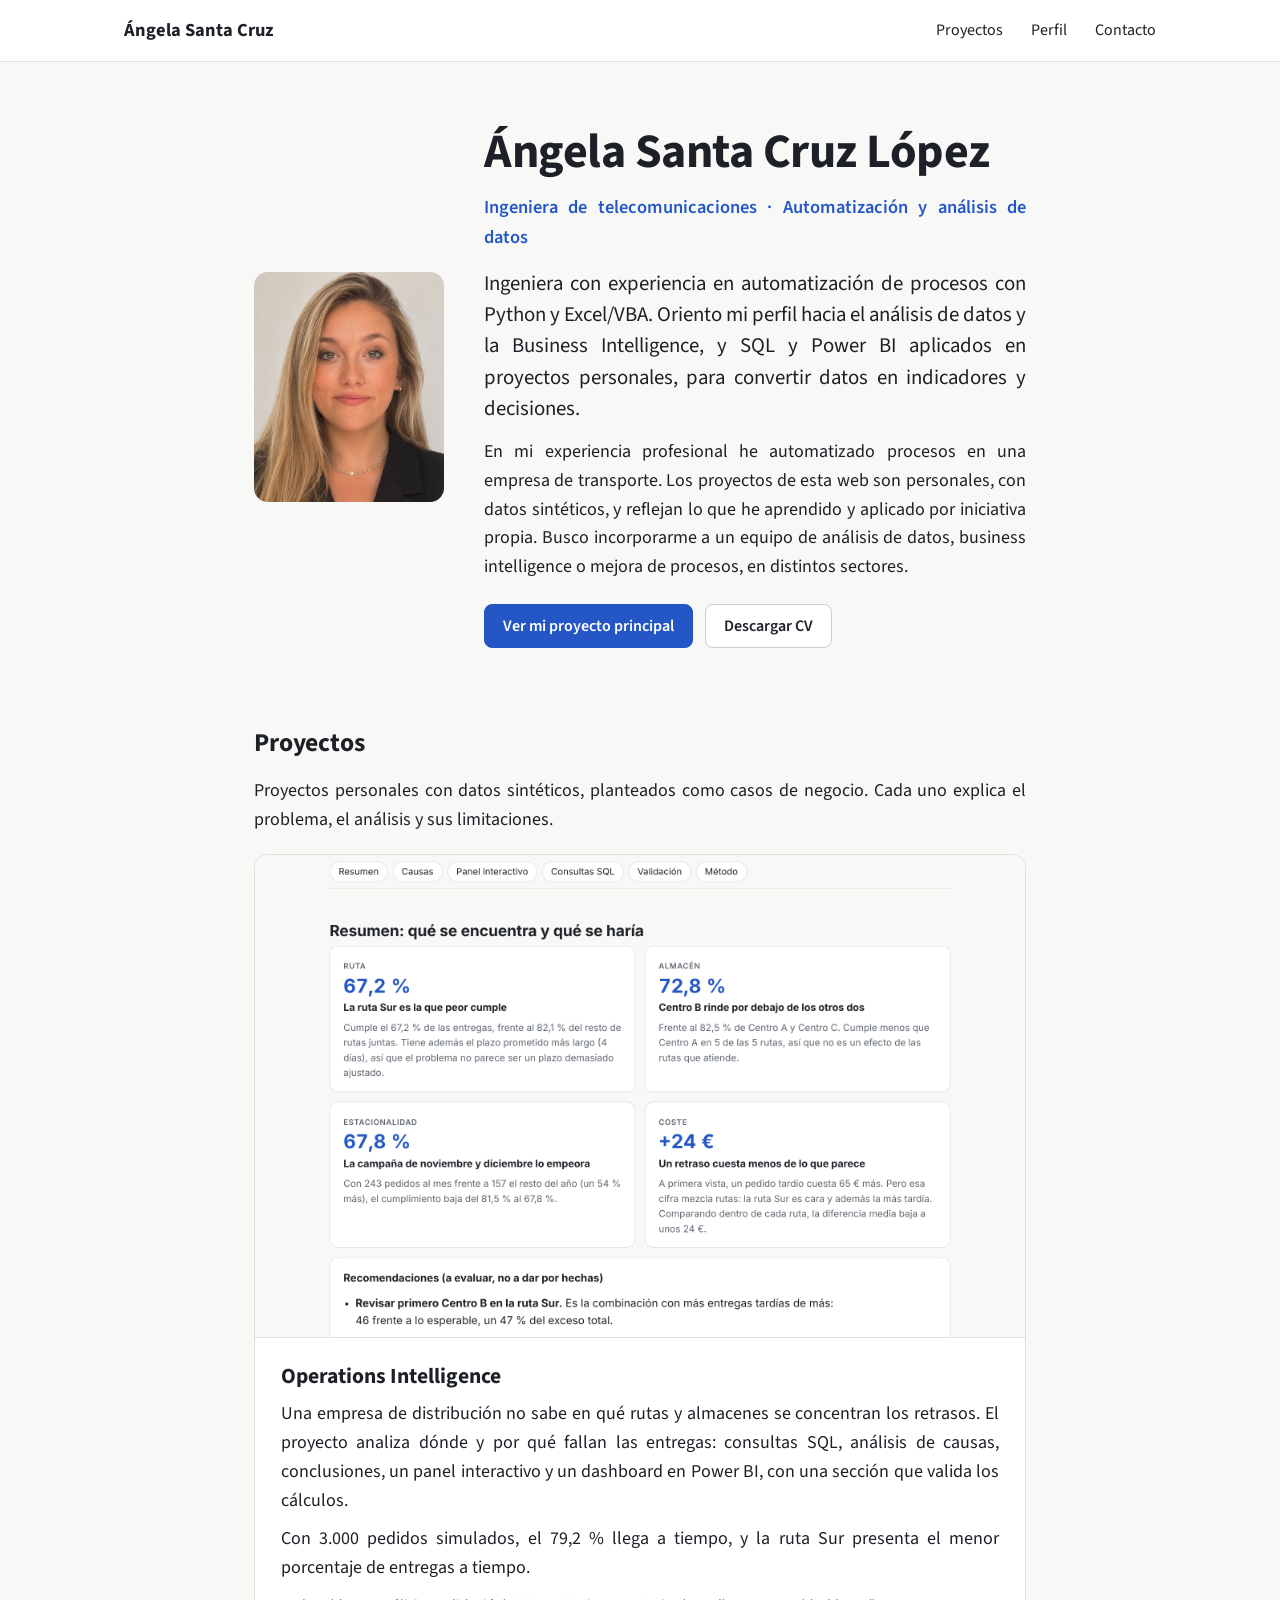
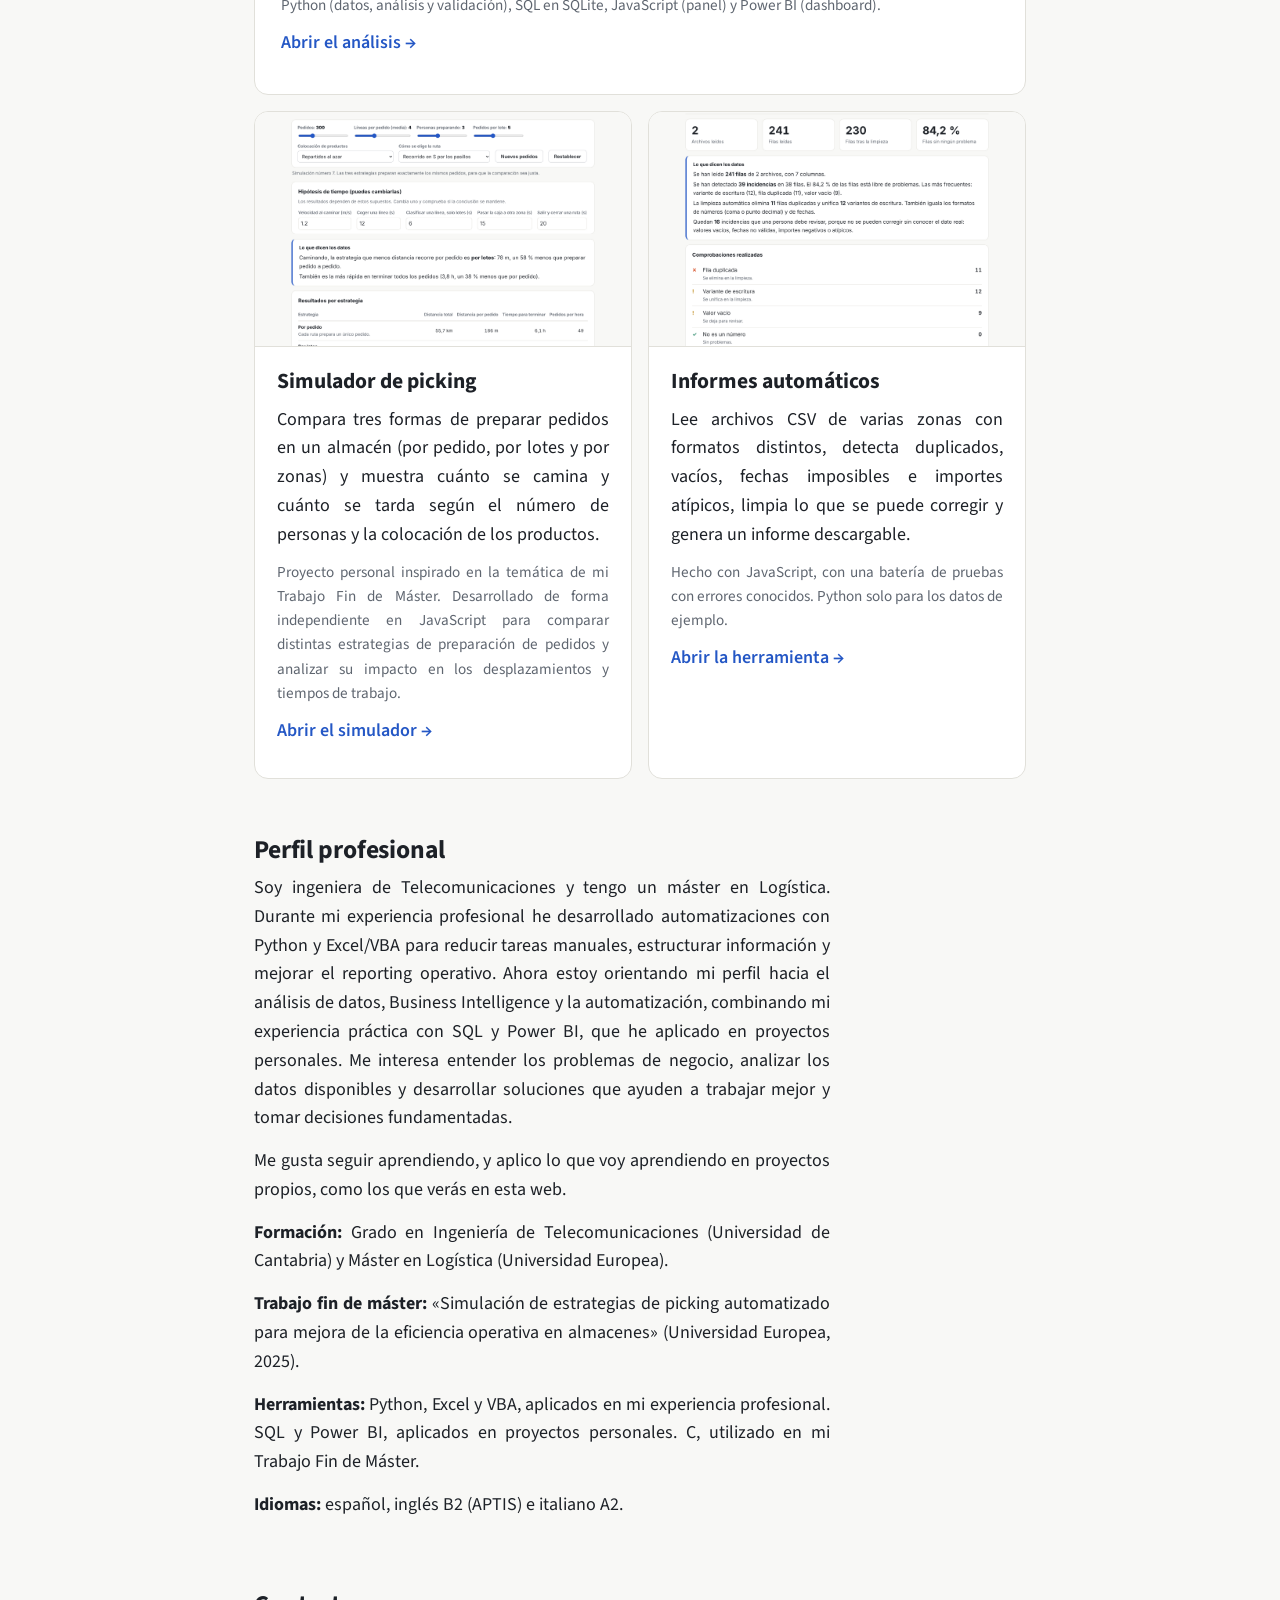
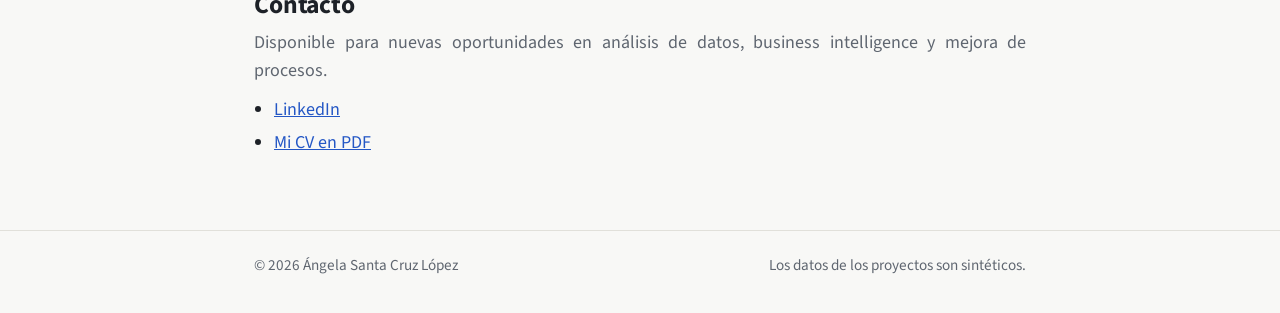
<file: index.html>
<!doctype html>
<html lang="es">
<head>
  <meta charset="utf-8">
  <meta name="viewport" content="width=device-width, initial-scale=1">
  <title>Ángela Santa Cruz López · Ingeniera de telecomunicaciones | Análisis de datos y automatización</title>
  <meta name="description" content="Portfolio de Ángela Santa Cruz López: ingeniera de telecomunicaciones con máster en logística. Análisis de datos, automatización de procesos y business intelligence.">
  <link rel="preconnect" href="https://fonts.googleapis.com">
  <link rel="preconnect" href="https://fonts.gstatic.com" crossorigin>
  <link href="https://fonts.googleapis.com/css2?family=Source+Sans+3:wght@400;600;700&display=swap" rel="stylesheet">
  <link rel="stylesheet" href="style.css">
</head>
<body>

<header class="top">
  <div class="wrap">
    <a class="brand" href="index.html">Ángela Santa Cruz</a>
    <nav>
      <a href="#proyectos">Proyectos</a>
      <a href="#perfil">Perfil</a>
      <a href="#contacto">Contacto</a>
    </nav>
  </div>
</header>

<main>
  <div class="wrap narrow">

    <section class="intro">
      <!-- Pon tu foto en foto.jpg. Si no existe, esta imagen desaparece sola. -->
      <img class="photo" src="foto.jpg" alt="Foto de Ángela" onerror="this.remove()">
      <div>
        <h1>Ángela Santa Cruz López</h1>
        <p class="role">Ingeniera de telecomunicaciones · Automatización y análisis de datos</p>
        <p class="lead">Ingeniera con experiencia en automatización de procesos con Python y Excel/VBA. Oriento mi perfil hacia el análisis de datos y la Business Intelligence, y SQL y Power BI aplicados en proyectos personales, para convertir datos en indicadores y decisiones.</p>
        <p>En mi experiencia profesional he automatizado procesos en una empresa de transporte. Los proyectos de esta web son personales, con datos sintéticos, y reflejan lo que he aprendido y aplicado por iniciativa propia. Busco incorporarme a un equipo de análisis de datos, business intelligence o mejora de procesos, en distintos sectores.</p>
        <div class="btn-row">
          <a class="btn primary" href="operations.html">Ver mi proyecto principal</a>
          <a class="btn" href="cv.pdf">Descargar CV</a>
        </div>
      </div>
    </section>

    <section class="block" id="proyectos">
      <h2>Proyectos</h2>
      <p class="sub" style="margin-bottom:20px">Proyectos personales con datos sintéticos, planteados como casos de negocio. Cada uno explica el problema, el análisis y sus limitaciones.</p>

      <a class="card featured" href="operations.html">
        <img src="dashboard.png" alt="Captura del dashboard Operations Intelligence con indicadores y gráfico de entregas a tiempo">
        <div class="body">
          <h3>Operations Intelligence</h3>
          <p>Una empresa de distribución no sabe en qué rutas y almacenes se concentran los retrasos. El proyecto analiza dónde y por qué fallan las entregas: consultas SQL, análisis de causas, conclusiones, un panel interactivo y un dashboard en Power BI, con una sección que valida los cálculos.</p>
          <p>Con <span id="fig-orders">3.000</span> pedidos simulados, el <span id="fig-ontime">79,2 %</span> llega a tiempo, y la ruta <span id="fig-worst">Sur</span> presenta el menor porcentaje de entregas a tiempo.</p>
          <p class="tools">Python (datos, análisis y validación), SQL en SQLite, JavaScript (panel) y Power BI (dashboard).</p>
          <p class="more" style="margin-top:12px">Abrir el análisis →</p>
        </div>
      </a>

      <div class="grid-2">
        <a class="card featured" href="picking.html">
          <img src="picking.png" alt="Captura del simulador de picking con los parámetros y la comparación entre estrategias">
          <div class="body">
            <h3>Simulador de picking</h3>
            <p>Compara tres formas de preparar pedidos en un almacén (por pedido, por lotes y por zonas) y muestra cuánto se camina y cuánto se tarda según el número de personas y la colocación de los productos.</p>
            <p class="tools">Proyecto personal inspirado en la temática de mi Trabajo Fin de Máster. Desarrollado de forma independiente en JavaScript para comparar distintas estrategias de preparación de pedidos y analizar su impacto en los desplazamientos y tiempos de trabajo.</p>
            <p class="more" style="margin-top:12px">Abrir el simulador →</p>
          </div>
        </a>
        <a class="card featured" href="informes.html">
          <img src="informes.png" alt="Captura de la herramienta de informes con el resumen de incidencias detectadas">
          <div class="body">
            <h3>Informes automáticos</h3>
            <p>Lee archivos CSV de varias zonas con formatos distintos, detecta duplicados, vacíos, fechas imposibles e importes atípicos, limpia lo que se puede corregir y genera un informe descargable.</p>
            <p class="tools">Hecho con JavaScript, con una batería de pruebas con errores conocidos. Python solo para los datos de ejemplo.</p>
            <p class="more" style="margin-top:12px">Abrir la herramienta →</p>
          </div>
        </a>
      </div>
    </section>

    <section class="block" id="perfil">
      <h2>Perfil profesional</h2>
      <div class="prose">
        <p>Soy ingeniera de Telecomunicaciones y tengo un máster en Logística. Durante mi experiencia profesional he desarrollado automatizaciones con Python y Excel/VBA para reducir tareas manuales, estructurar información y mejorar el reporting operativo. Ahora estoy orientando mi perfil hacia el análisis de datos, Business Intelligence y la automatización, combinando mi experiencia práctica con SQL y Power BI, que he aplicado en proyectos personales. Me interesa entender los problemas de negocio, analizar los datos disponibles y desarrollar soluciones que ayuden a trabajar mejor y tomar decisiones fundamentadas.</p>
        <p>Me gusta seguir aprendiendo, y aplico lo que voy aprendiendo en proyectos propios, como los que verás en esta web.</p>
        <p><b>Formación:</b> Grado en Ingeniería de Telecomunicaciones (Universidad de Cantabria) y Máster en Logística (Universidad Europea).</p>
        <p><b>Trabajo fin de máster:</b> «Simulación de estrategias de picking automatizado para mejora de la eficiencia operativa en almacenes» (Universidad Europea, 2025).</p>
        <p><b>Herramientas:</b> Python, Excel y VBA, aplicados en mi experiencia profesional. SQL y Power BI, aplicados en proyectos personales. C, utilizado en mi Trabajo Fin de Máster.</p>
        <p><b>Idiomas:</b> español, inglés B2 (APTIS) e italiano A2.</p>
      </div>
    </section>

    <section class="block" id="contacto">
      <h2>Contacto</h2>
      <p class="muted" style="margin:0 0 6px">Disponible para nuevas oportunidades en análisis de datos, business intelligence y mejora de procesos.</p>
      <ul class="contact-list">
        <li><a href="https://www.linkedin.com/in/%C3%A1ngela-santa-cruz-95ba89293/" target="_blank" rel="noopener" id="link-linkedin">LinkedIn</a></li>
        <li><a href="cv.pdf">Mi CV en PDF</a></li>
      </ul>
    </section>

  </div>
</main>

<footer>
  <div class="wrap narrow">
    <p>© 2026 Ángela Santa Cruz López</p>
    <p>Los datos de los proyectos son sintéticos.</p>
  </div>
</footer>

<script src="orders.js"></script>
<script src="home.js"></script>
</body>
</html>
</file>
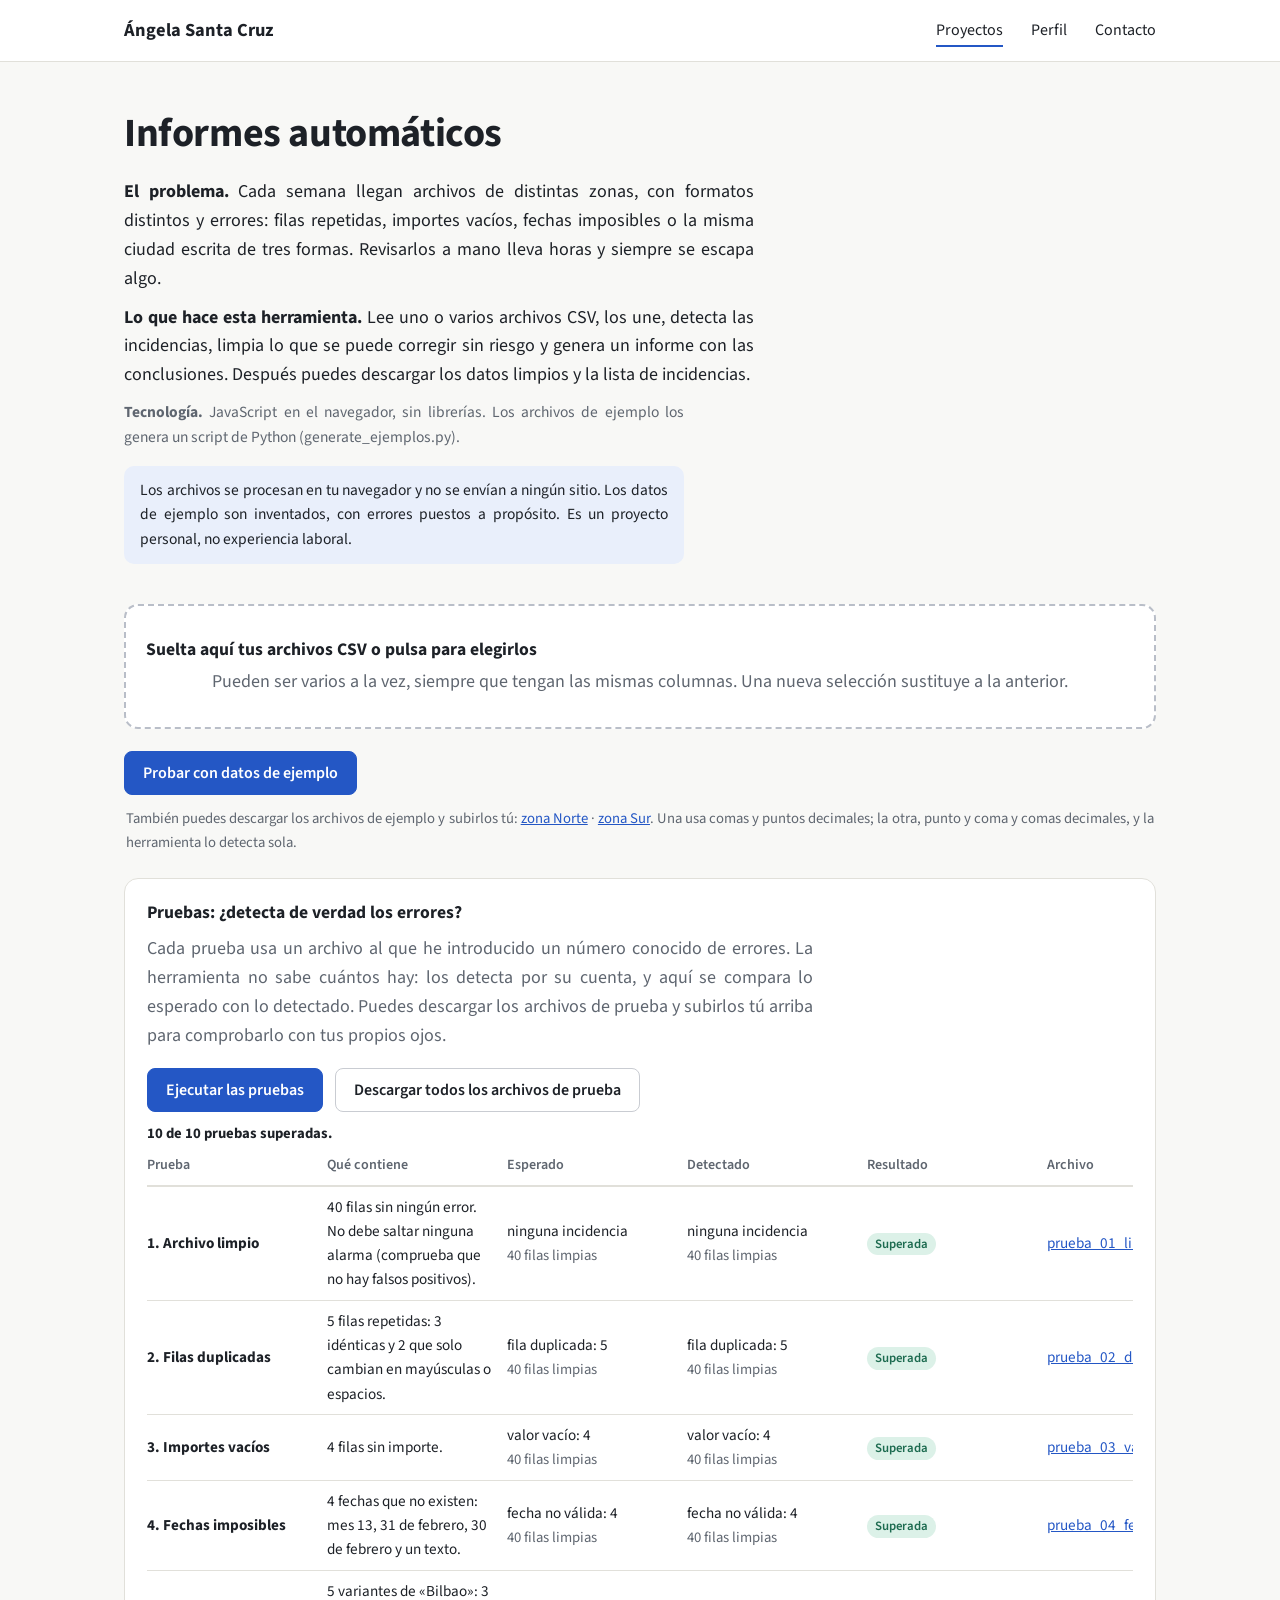
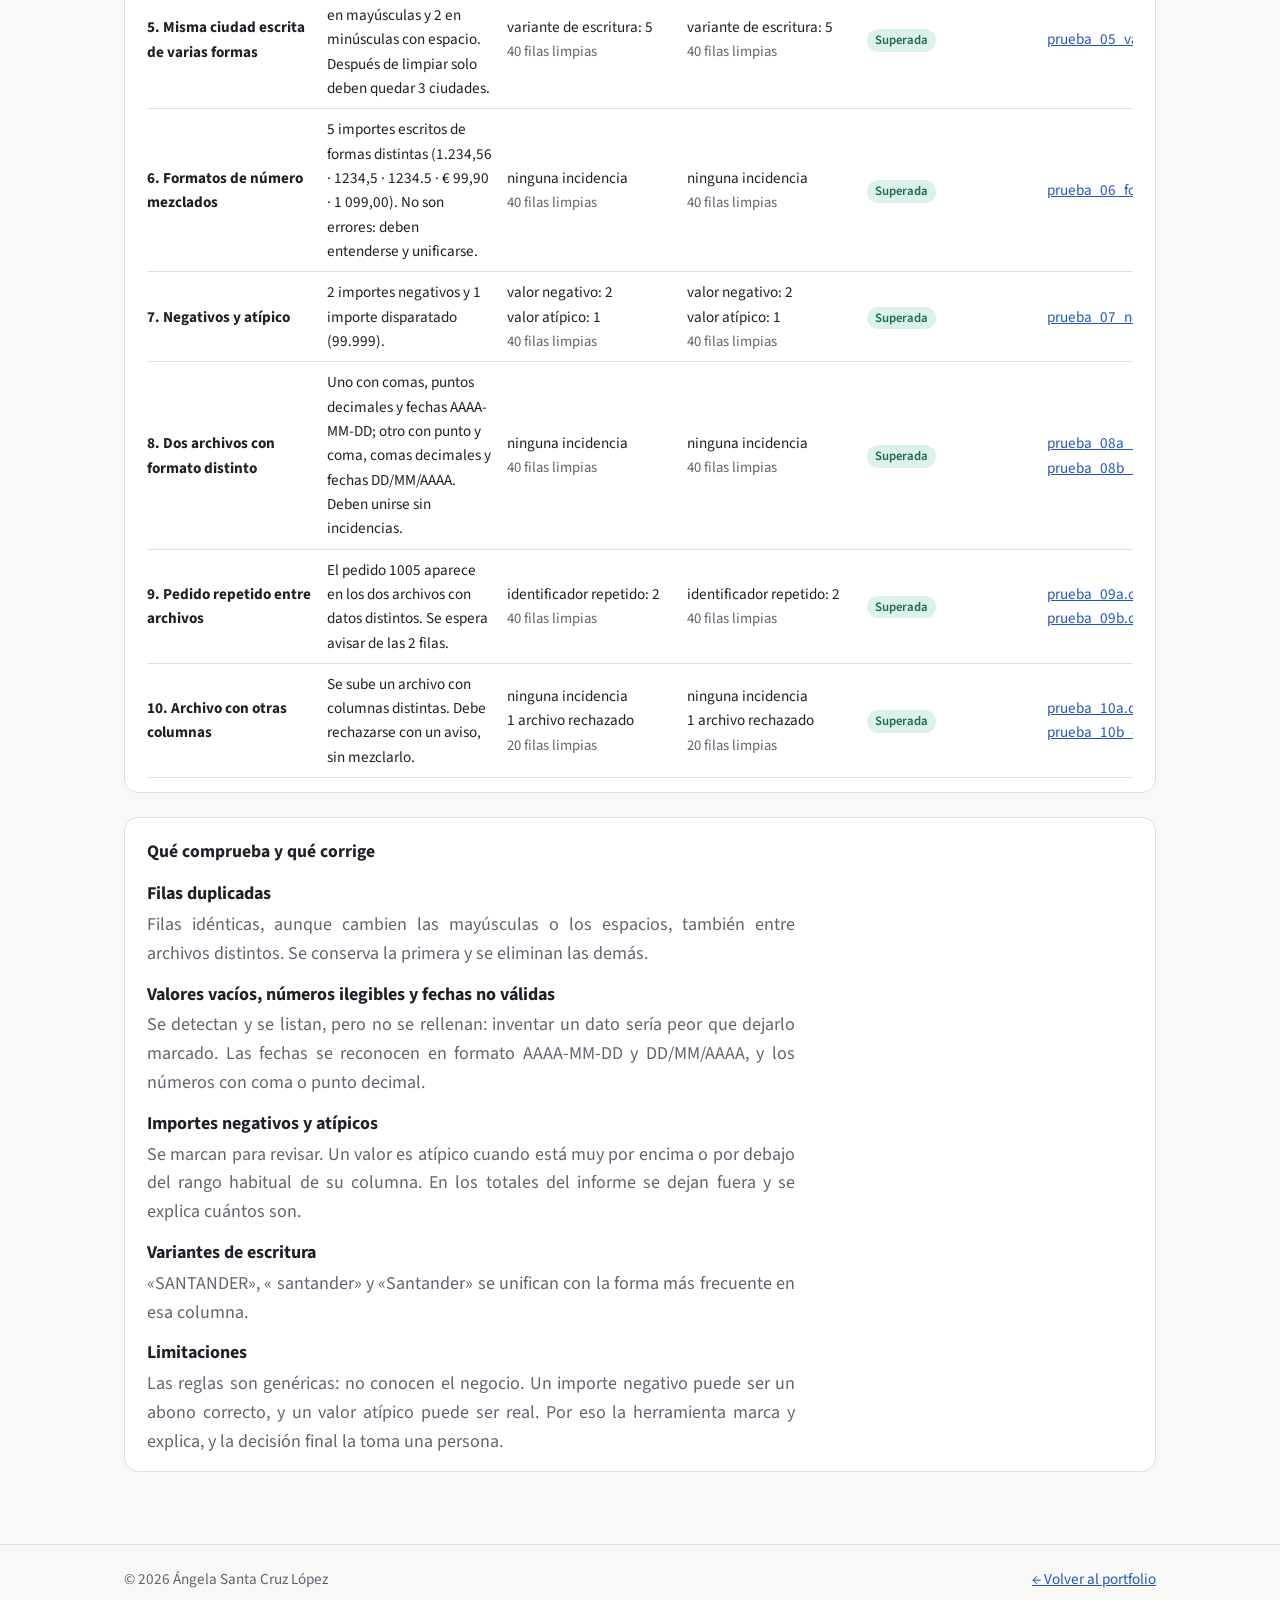
<file: informes.html>
<!doctype html>
<html lang="es">
<head>
  <meta charset="utf-8">
  <meta name="viewport" content="width=device-width, initial-scale=1">
  <title>Informes automáticos · Ángela Santa Cruz</title>
  <meta name="description" content="Herramienta que lee archivos CSV, detecta errores en los datos, los limpia y genera un informe con indicadores. Funciona en el navegador, sin subir los archivos.">
  <link rel="preconnect" href="https://fonts.googleapis.com">
  <link rel="preconnect" href="https://fonts.gstatic.com" crossorigin>
  <link href="https://fonts.googleapis.com/css2?family=Source+Sans+3:wght@400;600;700&display=swap" rel="stylesheet">
  <link rel="stylesheet" href="style.css">
</head>
<body>

<header class="top">
  <div class="wrap">
    <a class="brand" href="index.html">Ángela Santa Cruz</a>
    <nav>
      <a href="index.html#proyectos" aria-current="page">Proyectos</a>
      <a href="index.html#perfil">Perfil</a>
      <a href="index.html#contacto">Contacto</a>
    </nav>
  </div>
</header>

<main>
  <div class="wrap">
    <section class="page-head">
      <h1>Informes automáticos</h1>
      <p><b>El problema.</b> Cada semana llegan archivos de distintas zonas, con formatos distintos y errores: filas repetidas, importes vacíos, fechas imposibles o la misma ciudad escrita de tres formas. Revisarlos a mano lleva horas y siempre se escapa algo.</p>
      <p><b>Lo que hace esta herramienta.</b> Lee uno o varios archivos CSV, los une, detecta las incidencias, limpia lo que se puede corregir sin riesgo y genera un informe con las conclusiones. Después puedes descargar los datos limpios y la lista de incidencias.</p>
      <p class="tech"><b>Tecnología.</b> JavaScript en el navegador, sin librerías. Los archivos de ejemplo los genera un script de Python (generate_ejemplos.py).</p>
      <p class="notice">Los archivos se procesan en tu navegador y no se envían a ningún sitio. Los datos de ejemplo son inventados, con errores puestos a propósito. Es un proyecto personal, no experiencia laboral.</p>
    </section>

    <label class="drop" id="drop" for="file-input">
      <b>Suelta aquí tus archivos CSV o pulsa para elegirlos</b>
      <span class="muted">Pueden ser varios a la vez, siempre que tengan las mismas columnas. Una nueva selección sustituye a la anterior.</span>
      <input type="file" id="file-input" accept=".csv,.txt" multiple>
    </label>

    <div class="btn-row">
      <button class="btn primary" id="btn-sample" type="button">Probar con datos de ejemplo</button>
      <button class="btn hidden" id="btn-clear" type="button">Quitar archivos</button>
    </div>
    <p class="muted small" style="margin:12px 2px 0">También puedes descargar los archivos de ejemplo y subirlos tú:
      <a href="ejemplo_pedidos_norte.csv" download>zona Norte</a> ·
      <a href="ejemplo_pedidos_sur.csv" download>zona Sur</a>.
      Una usa comas y puntos decimales; la otra, punto y coma y comas decimales, y la herramienta lo detecta sola.</p>

    <ul class="file-list" id="file-list"></ul>

    <div id="results" class="hidden">
      <div class="kpis" aria-live="polite">
        <div class="kpi"><b id="k-files">—</b><span>Archivos leídos</span></div>
        <div class="kpi"><b id="k-rows">—</b><span>Filas leídas</span></div>
        <div class="kpi"><b id="k-clean">—</b><span>Filas tras la limpieza</span></div>
        <div class="kpi"><b id="k-ok">—</b><span>Filas sin ningún problema</span></div>
      </div>

      <div class="insight" id="insights" aria-live="polite"></div>

      <section class="panel" style="margin-top:16px">
        <h3>Comprobaciones realizadas</h3>
        <ul class="checks" id="checks"></ul>
      </section>

      <section class="hidden" id="summary">
        <div class="kpis" style="margin-top:16px">
          <div class="kpi"><b id="s-all">—</b><span>Total de <span id="s-name"></span></span></div>
          <div class="kpi"><b id="s-good">—</b><span>Total sin valores marcados</span></div>
          <div class="kpi"><b id="s-avg">—</b><span>Media sin valores marcados</span></div>
        </div>
        <p class="muted small" id="s-note" style="margin:8px 2px 0"></p>
        <div class="charts" id="cat-charts"></div>
        <section class="panel hidden" id="month-panel" style="margin-top:16px">
          <h3 id="month-title"></h3>
          <div id="c-month"></div>
        </section>
      </section>

      <section class="panel hidden" id="inc-panel" style="margin-top:16px">
        <h3>Incidencias detectadas <span class="count" id="inc-count"></span></h3>
        <div class="table-wrap">
          <table>
            <thead><tr><th>Gravedad</th><th>Tipo</th><th>Archivo</th><th class="num">Fila</th><th>Columna</th><th>Valor</th><th>Detalle</th></tr></thead>
            <tbody id="tbody"></tbody>
          </table>
        </div>
        <div class="table-actions"><button class="btn hidden" id="more" type="button">Mostrar más</button></div>
      </section>

      <div class="report-actions">
        <button class="btn primary" id="dl-clean" type="button">Descargar datos limpios (CSV)</button>
        <button class="btn" id="dl-inc" type="button">Descargar incidencias (CSV)</button>
        <button class="btn" id="print" type="button">Guardar informe en PDF</button>
      </div>
    </div>

    <section class="panel" id="pruebas" style="margin-top:24px">
      <h3>Pruebas: ¿detecta de verdad los errores?</h3>
      <p class="muted" style="margin-top:-6px;max-width:74ch">Cada prueba usa un archivo al que he introducido un número conocido de errores. La herramienta no sabe cuántos hay: los detecta por su cuenta, y aquí se compara lo esperado con lo detectado. Puedes descargar los archivos de prueba y subirlos tú arriba para comprobarlo con tus propios ojos.</p>
      <div class="report-actions" style="margin-top:8px"><button class="btn primary" id="run-tests" type="button">Ejecutar las pruebas</button><button class="btn" id="dl-tests" type="button">Descargar todos los archivos de prueba</button></div>
      <p class="small" id="tests-summary" style="margin:10px 0 0"><b></b></p>
      <div class="table-wrap"><table>
        <thead><tr><th>Prueba</th><th>Qué contiene</th><th>Esperado</th><th>Detectado</th><th>Resultado</th><th>Archivo</th></tr></thead>
        <tbody id="tests-body"></tbody>
      </table></div>
    </section>

    <section class="panel method" style="margin-top:24px">
      <h3>Qué comprueba y qué corrige</h3>
      <dl>
        <dt>Filas duplicadas</dt>
        <dd>Filas idénticas, aunque cambien las mayúsculas o los espacios, también entre archivos distintos. Se conserva la primera y se eliminan las demás.</dd>
        <dt>Valores vacíos, números ilegibles y fechas no válidas</dt>
        <dd>Se detectan y se listan, pero no se rellenan: inventar un dato sería peor que dejarlo marcado. Las fechas se reconocen en formato AAAA-MM-DD y DD/MM/AAAA, y los números con coma o punto decimal.</dd>
        <dt>Importes negativos y atípicos</dt>
        <dd>Se marcan para revisar. Un valor es atípico cuando está muy por encima o por debajo del rango habitual de su columna. En los totales del informe se dejan fuera y se explica cuántos son.</dd>
        <dt>Variantes de escritura</dt>
        <dd>«SANTANDER», « santander» y «Santander» se unifican con la forma más frecuente en esa columna.</dd>
        <dt>Limitaciones</dt>
        <dd>Las reglas son genéricas: no conocen el negocio. Un importe negativo puede ser un abono correcto, y un valor atípico puede ser real. Por eso la herramienta marca y explica, y la decisión final la toma una persona.</dd>
      </dl>
    </section>
  </div>
</main>

<footer>
  <div class="wrap">
    <p>© 2026 Ángela Santa Cruz López</p>
    <p><a href="index.html">← Volver al portfolio</a></p>
  </div>
</footer>

<script src="ejemplos.js"></script>
<script src="informes.js"></script>
<script src="pruebas.js"></script>
</body>
</html>
</file>
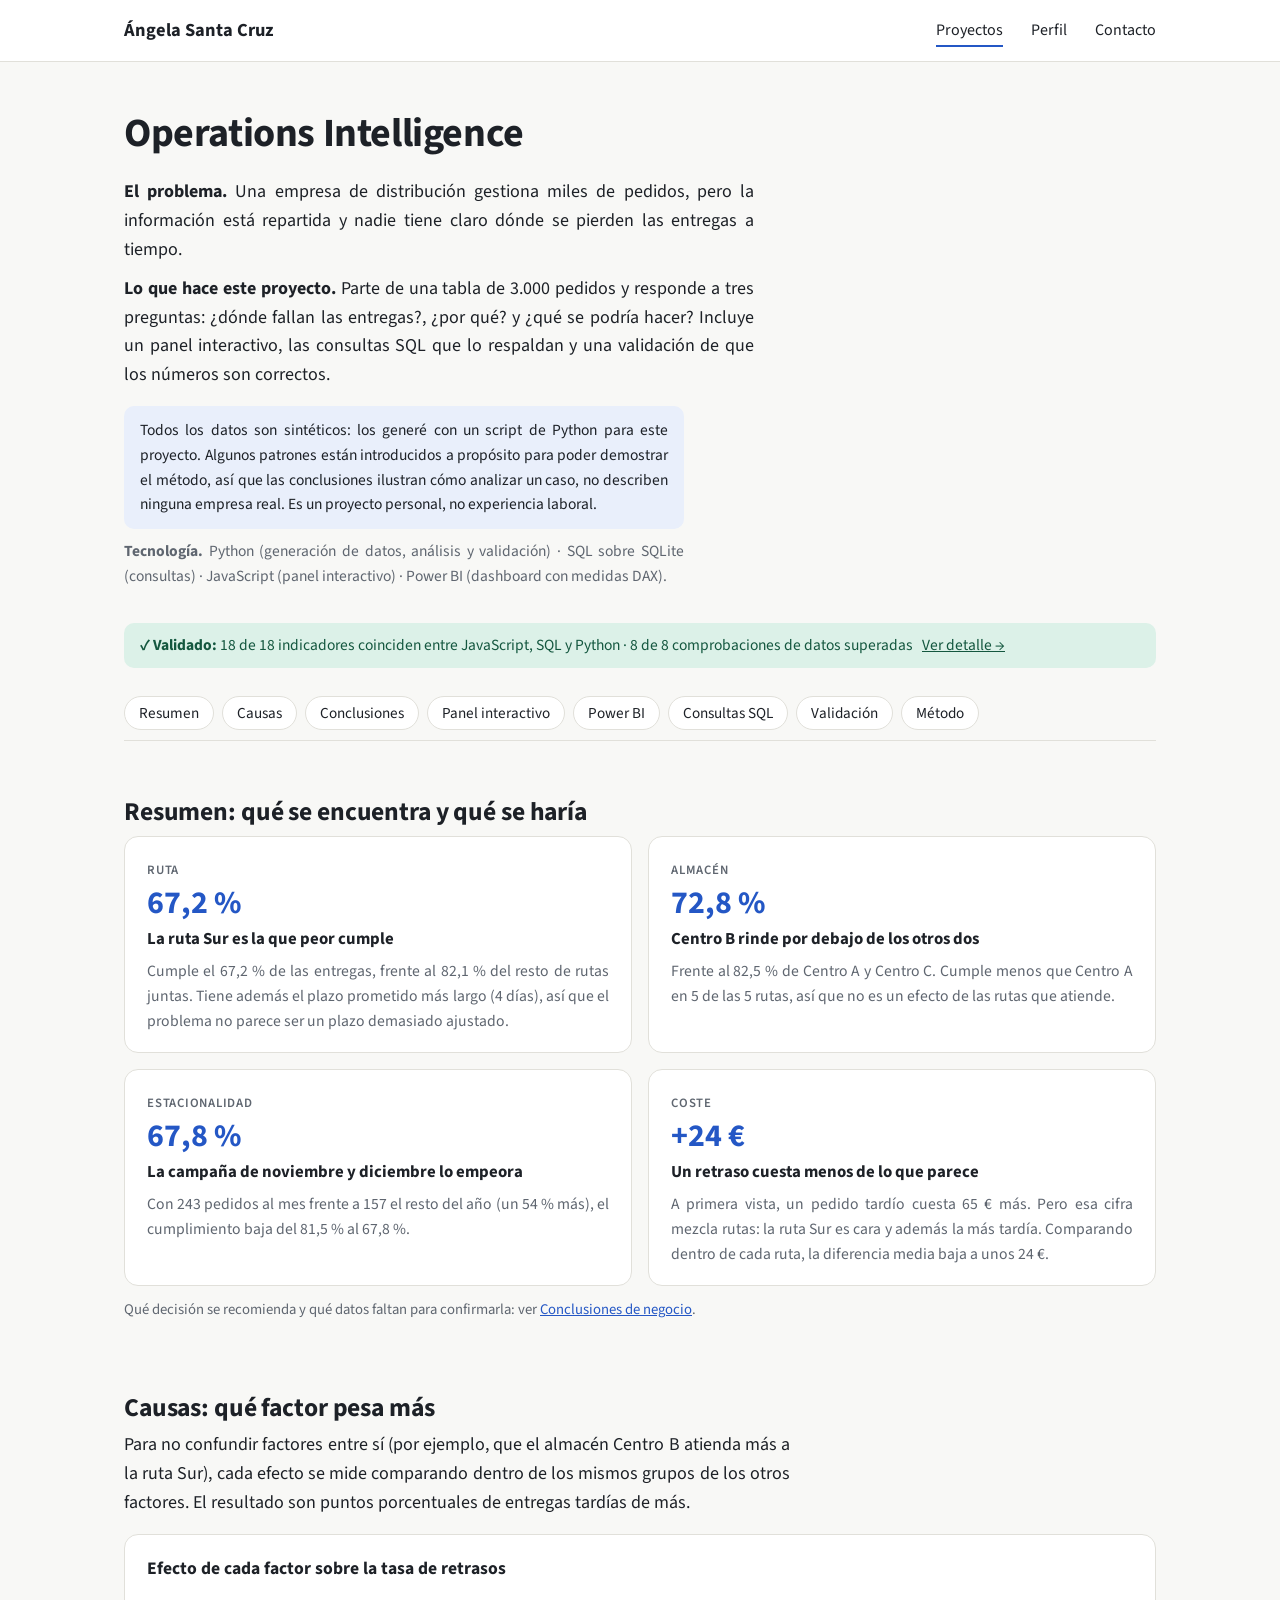
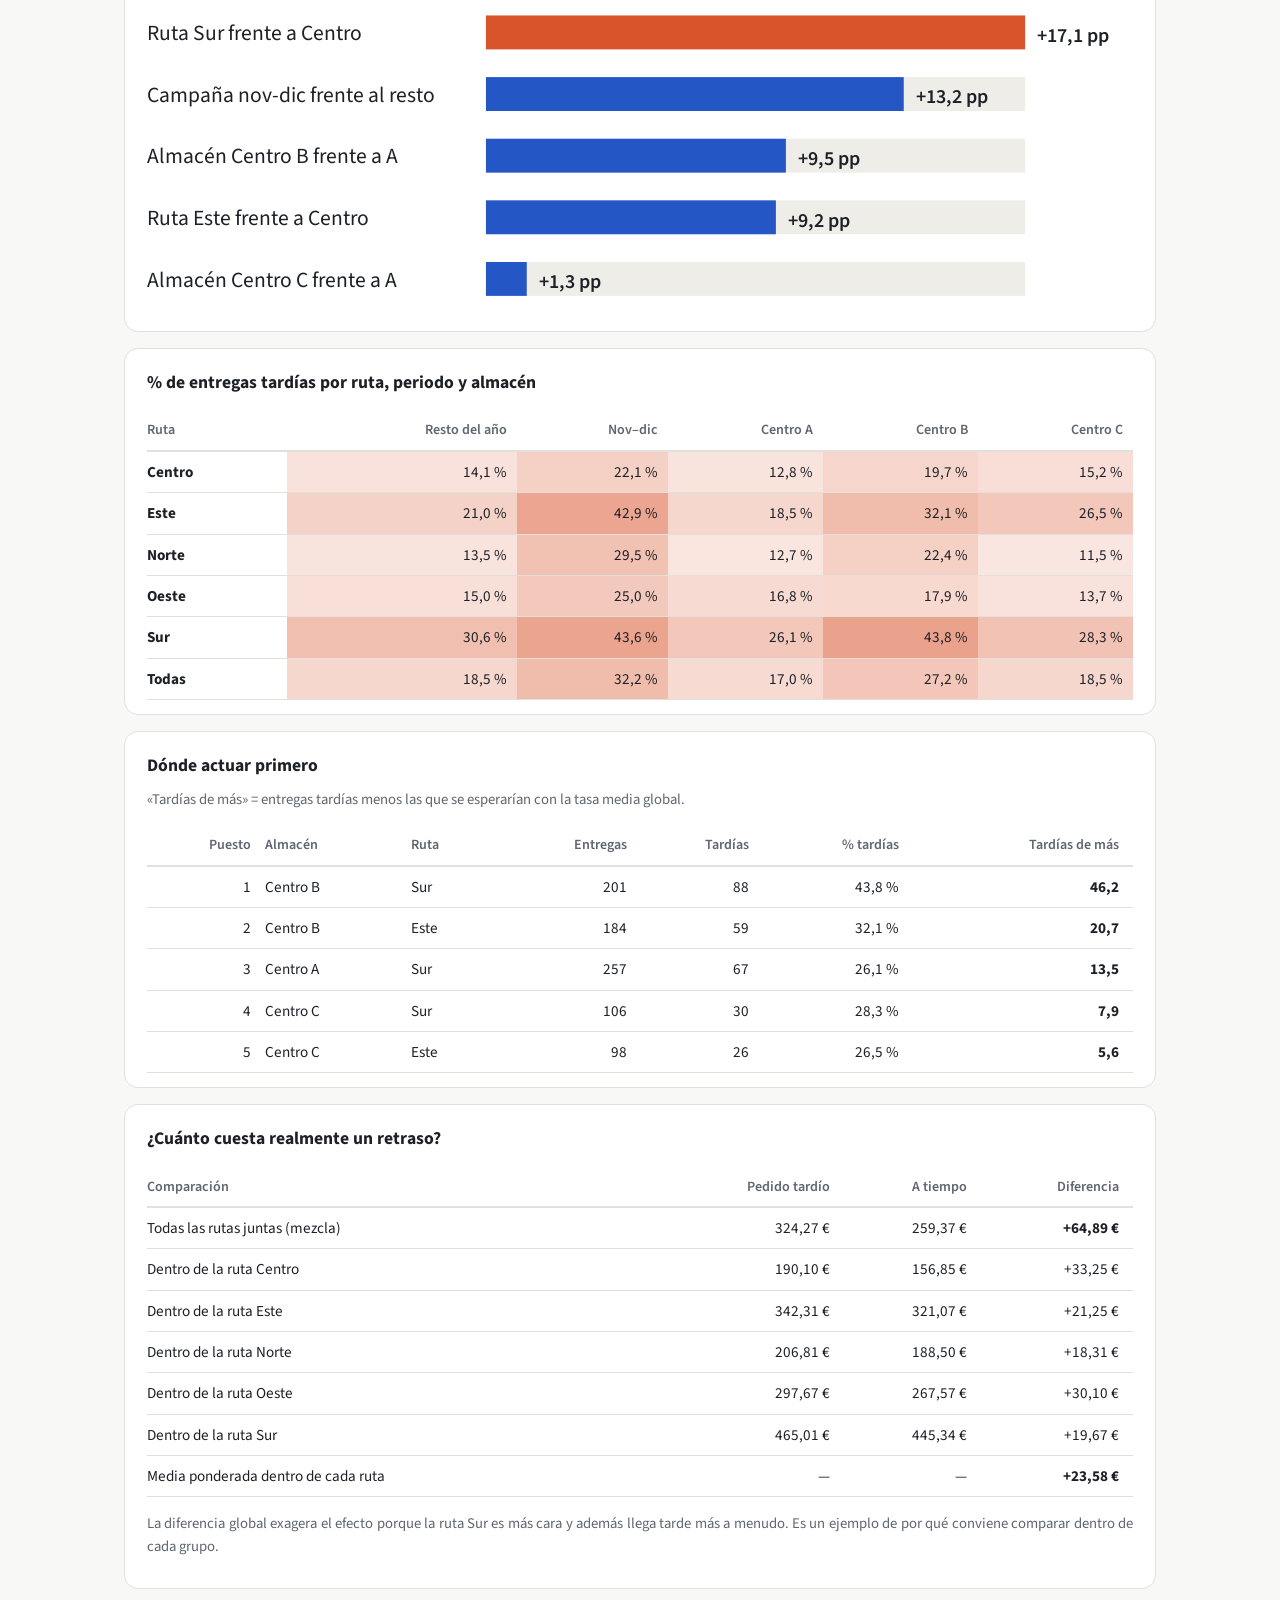
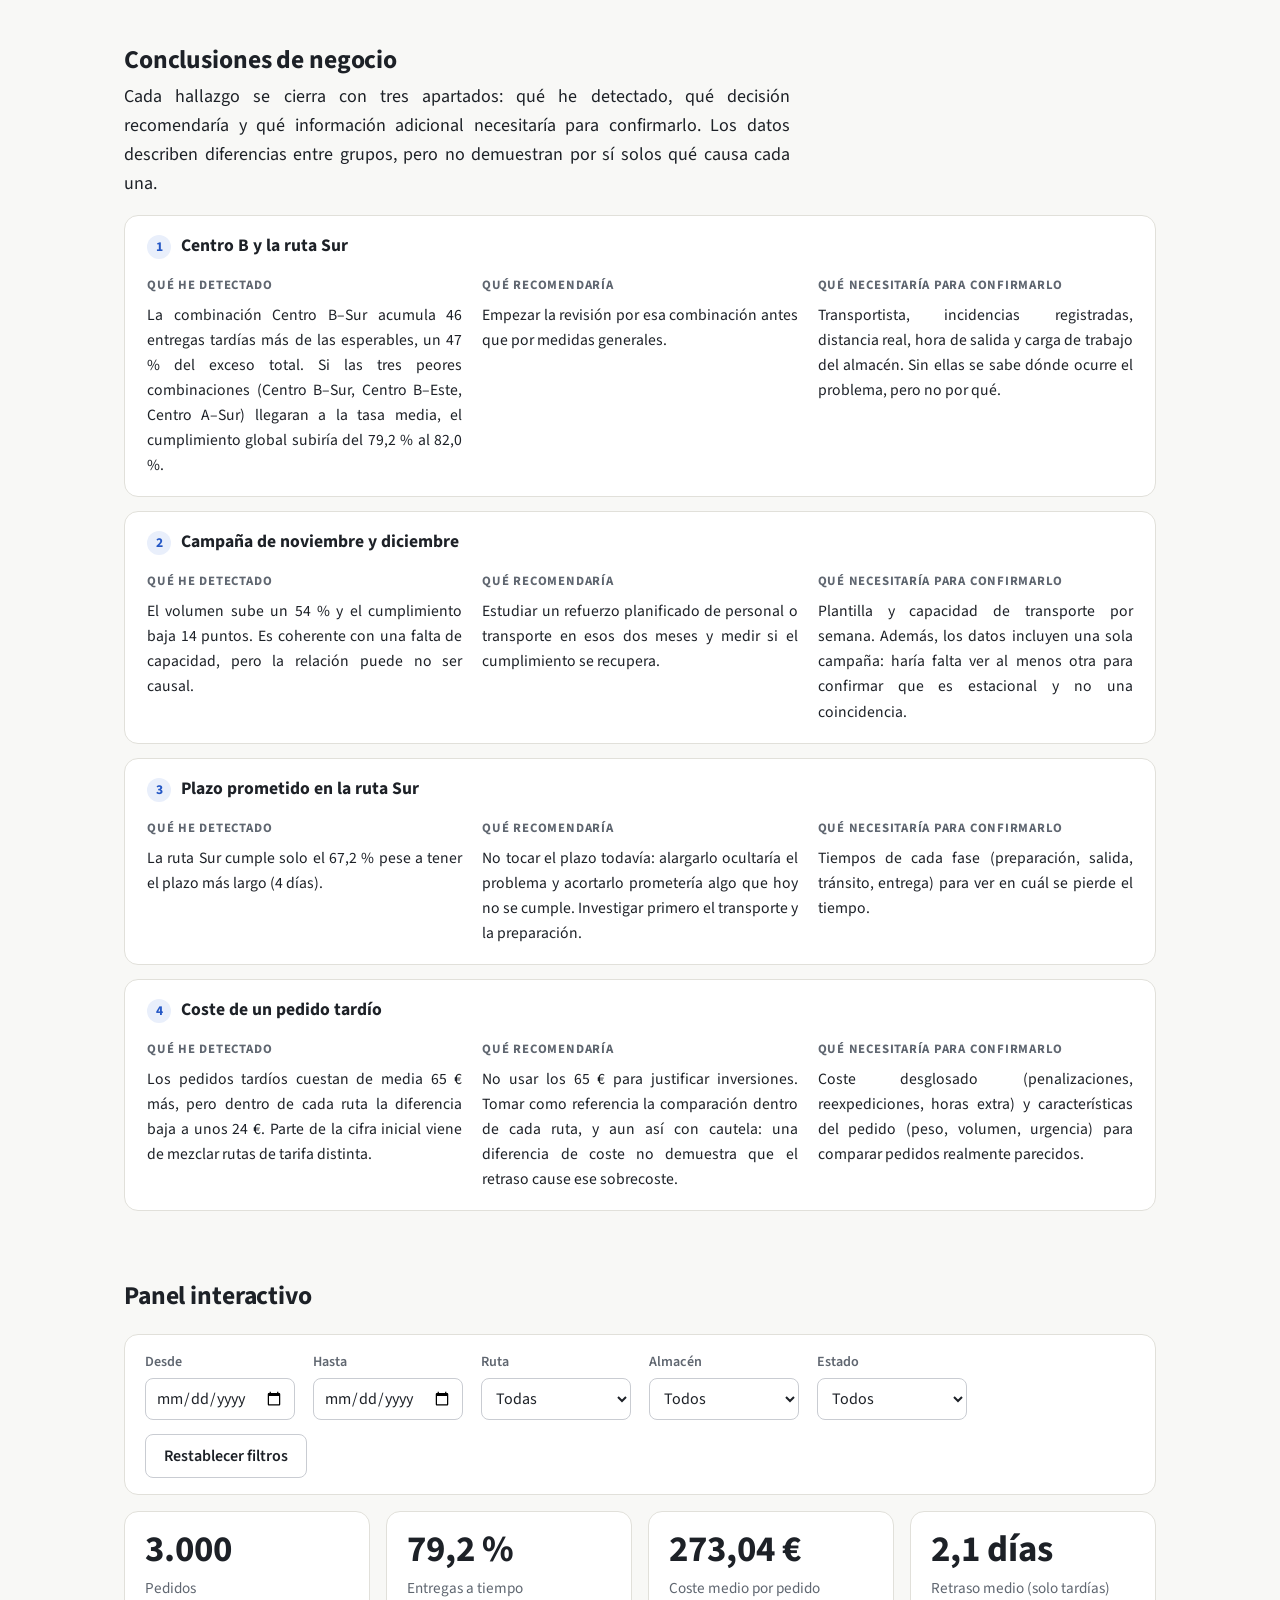
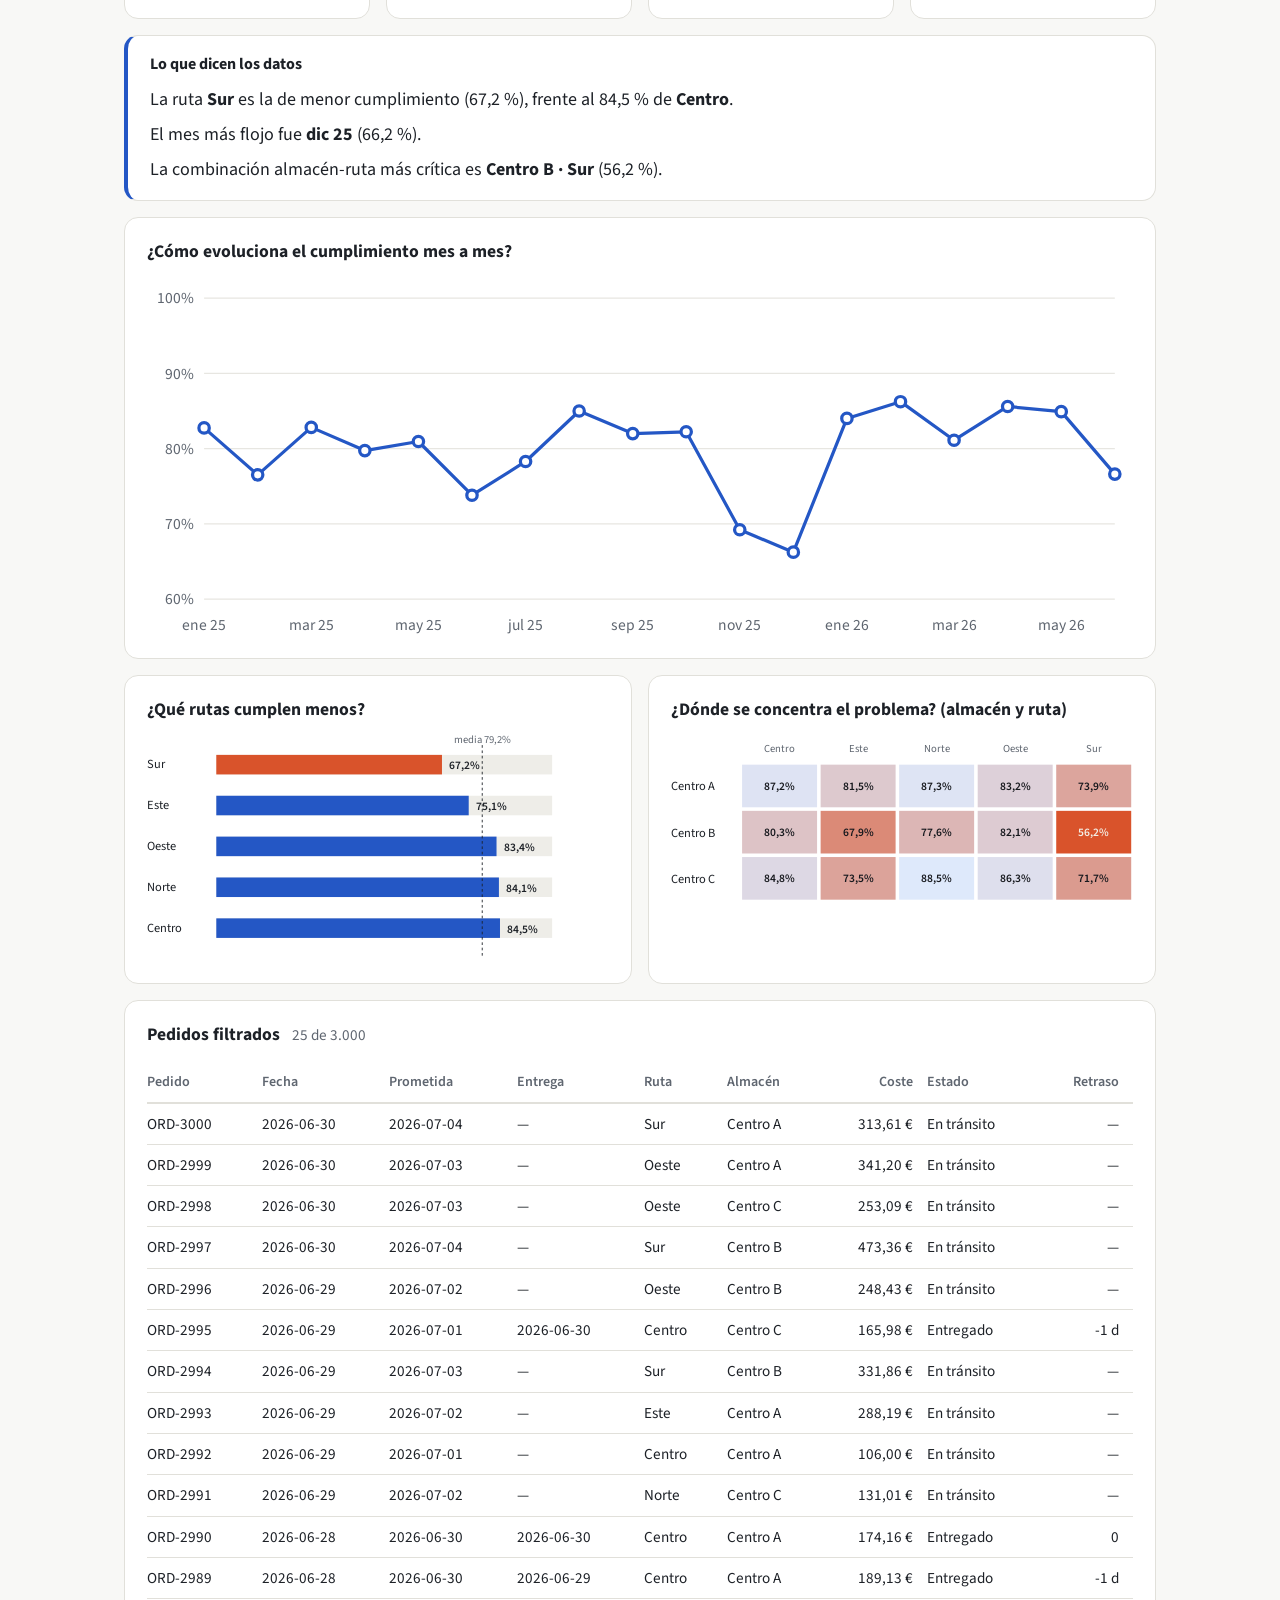
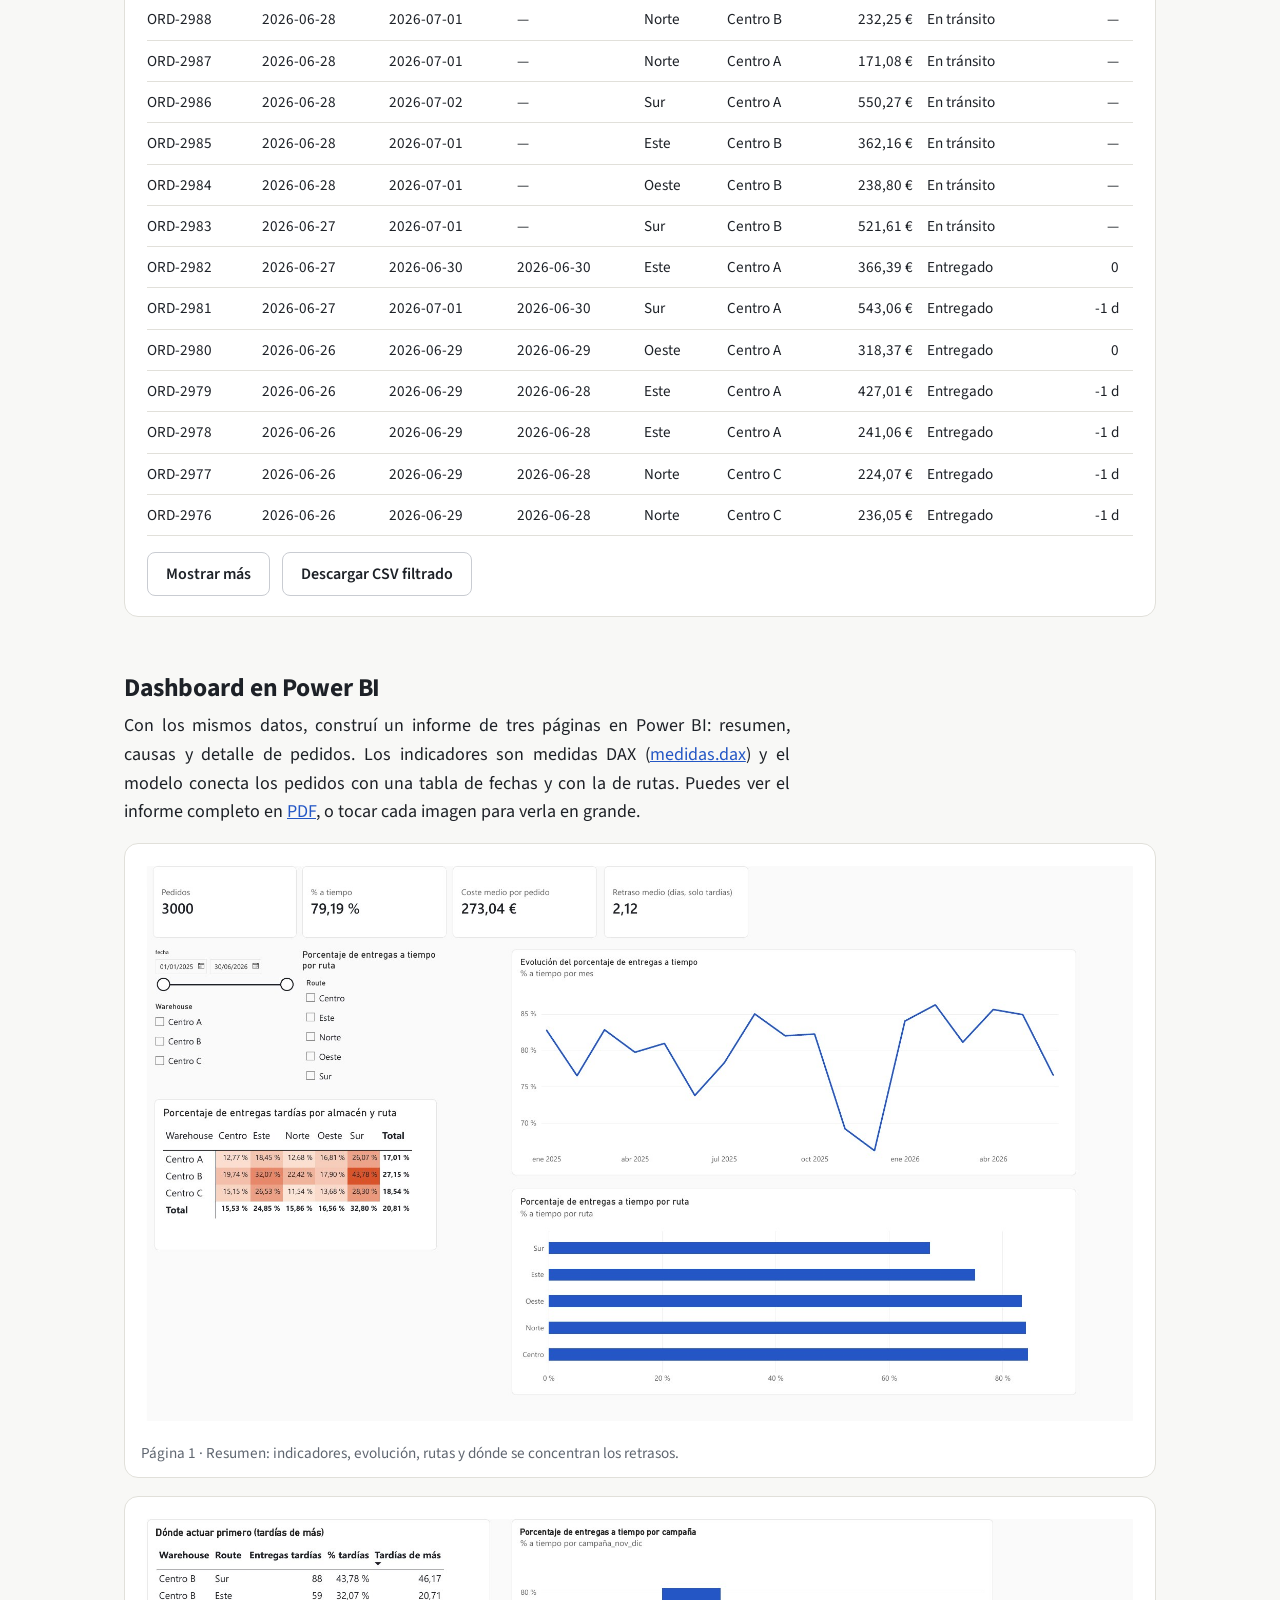
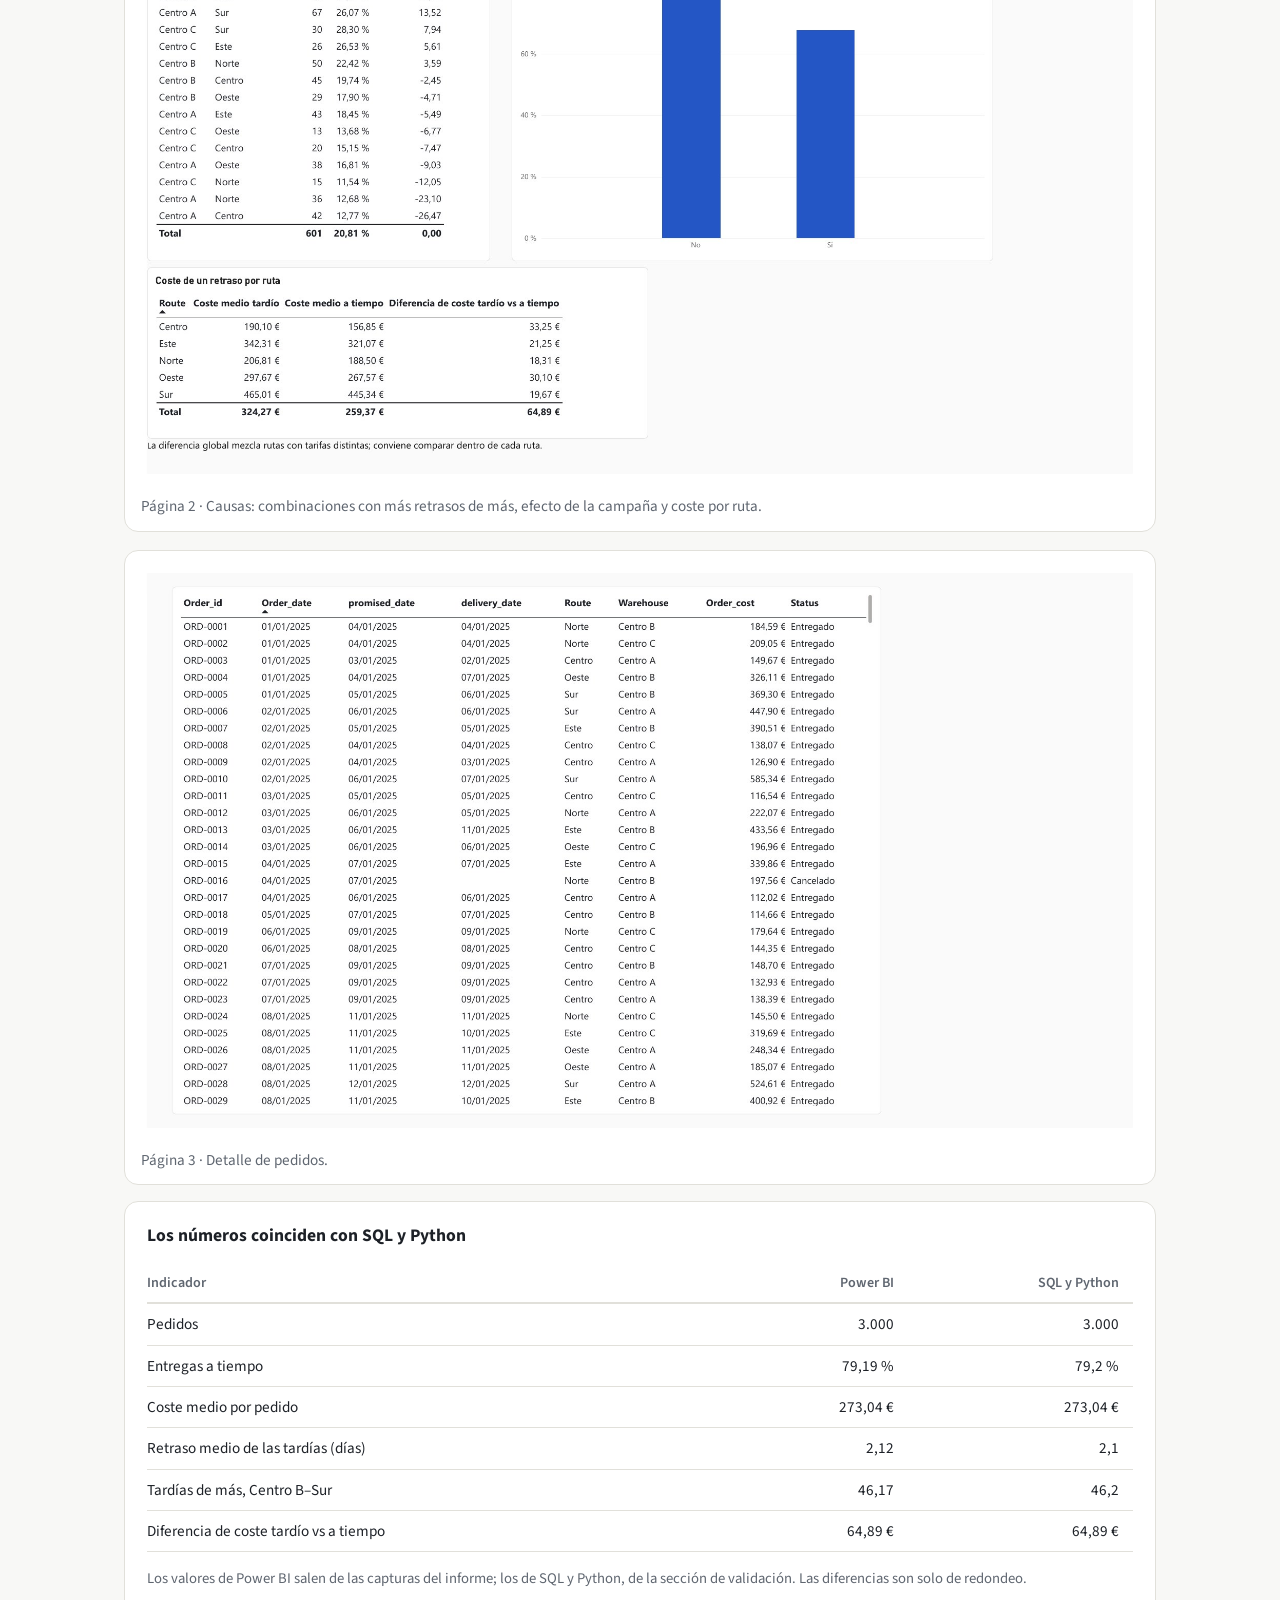
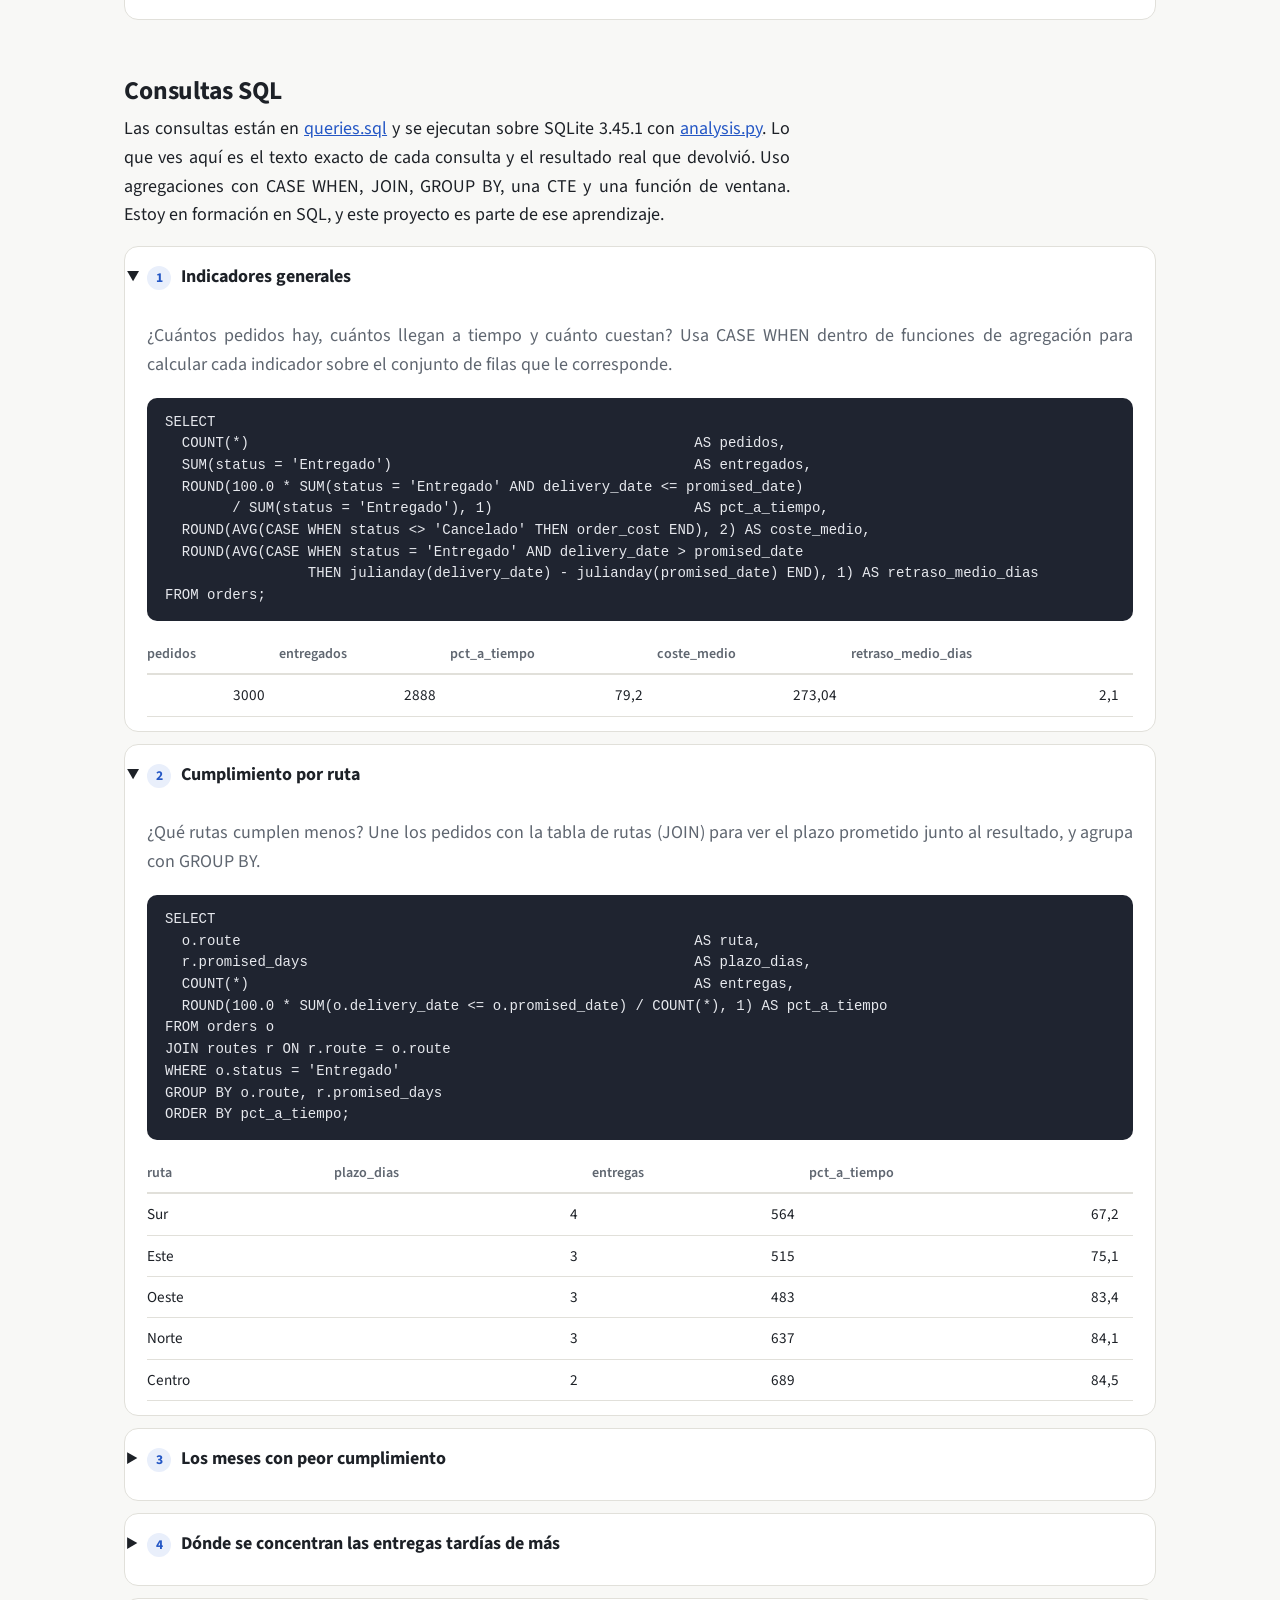
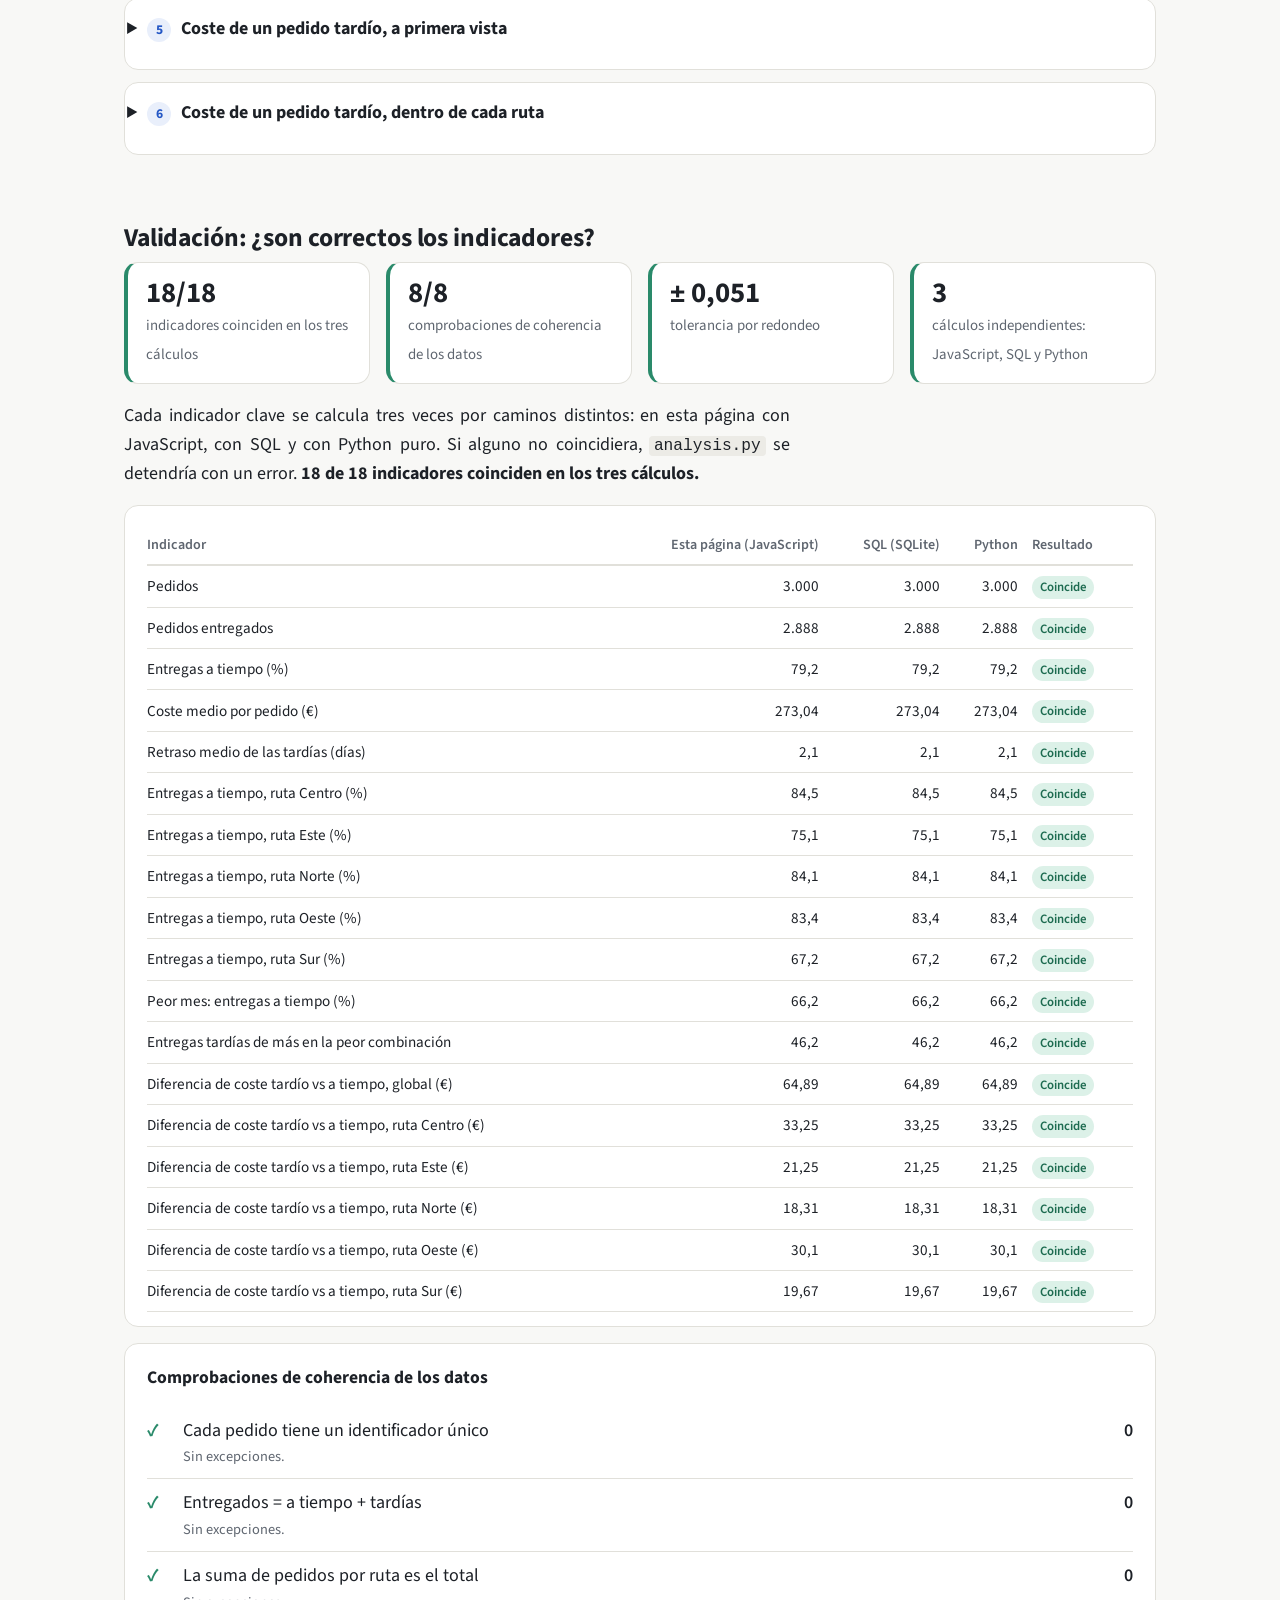
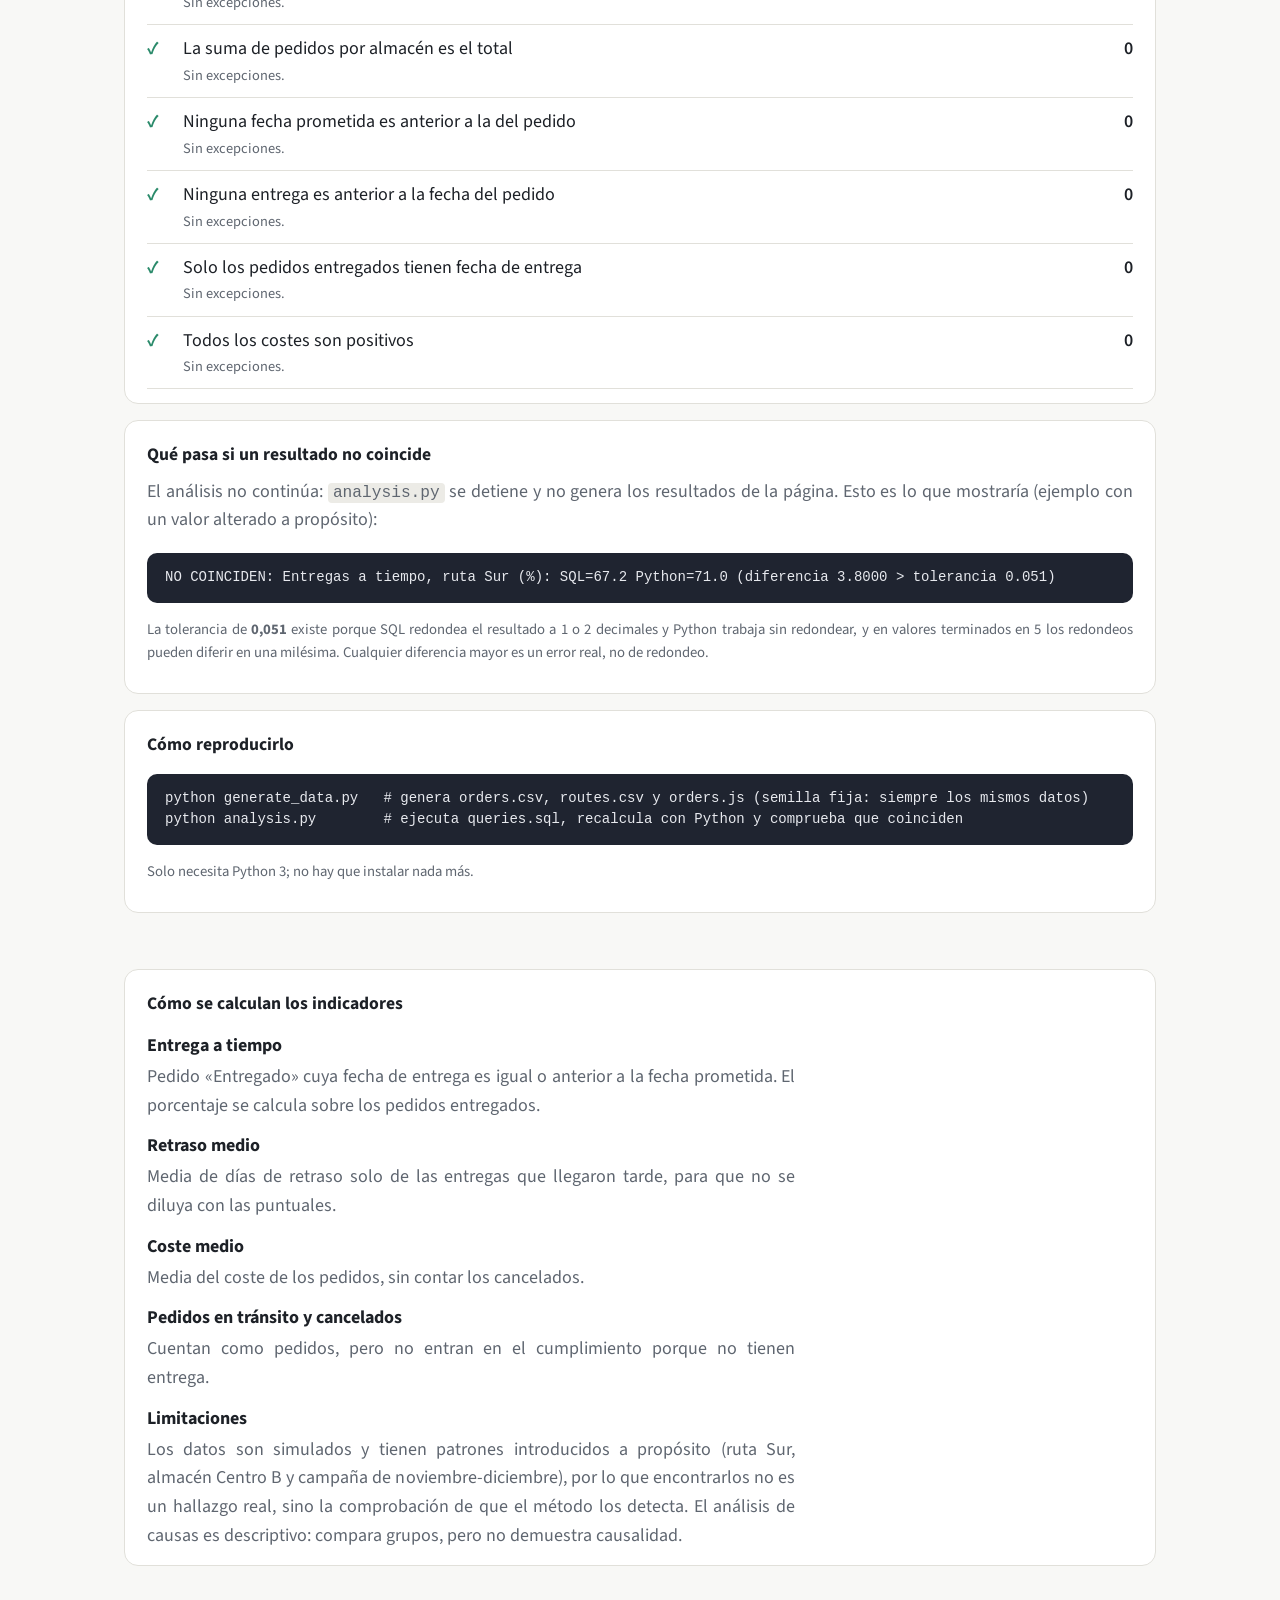
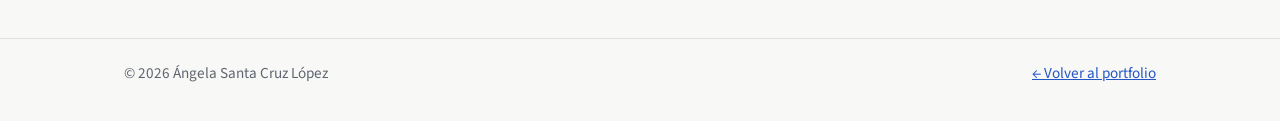
<file: operations.html>
<!doctype html>
<html lang="es">
<head>
  <meta charset="utf-8">
  <meta name="viewport" content="width=device-width, initial-scale=1">
  <title>Operations Intelligence · Ángela Santa Cruz</title>
  <meta name="description" content="Dashboard interactivo de operaciones logísticas con datos sintéticos: entregas a tiempo, costes y retrasos por ruta y almacén.">
  <link rel="preconnect" href="https://fonts.googleapis.com">
  <link rel="preconnect" href="https://fonts.gstatic.com" crossorigin>
  <link href="https://fonts.googleapis.com/css2?family=Source+Sans+3:wght@400;600;700&display=swap" rel="stylesheet">
  <link rel="stylesheet" href="style.css">
</head>
<body>

<header class="top">
  <div class="wrap">
    <a class="brand" href="index.html">Ángela Santa Cruz</a>
    <nav>
      <a href="index.html#proyectos" aria-current="page">Proyectos</a>
      <a href="index.html#perfil">Perfil</a>
      <a href="index.html#contacto">Contacto</a>
    </nav>
  </div>
</header>

<main>
  <div class="wrap">
    <section class="page-head">
      <h1>Operations Intelligence</h1>
      <p><b>El problema.</b> Una empresa de distribución gestiona miles de pedidos, pero la información está repartida y nadie tiene claro dónde se pierden las entregas a tiempo.</p>
      <p><b>Lo que hace este proyecto.</b> Parte de una tabla de 3.000 pedidos y responde a tres preguntas: ¿dónde fallan las entregas?, ¿por qué? y ¿qué se podría hacer? Incluye un panel interactivo, las consultas SQL que lo respaldan y una validación de que los números son correctos.</p>
      <p class="notice">Todos los datos son sintéticos: los generé con un script de Python para este proyecto. Algunos patrones están introducidos a propósito para poder demostrar el método, así que las conclusiones ilustran cómo analizar un caso, no describen ninguna empresa real. Es un proyecto personal, no experiencia laboral.</p>
      <p class="tech"><b>Tecnología.</b> Python (generación de datos, análisis y validación) · SQL sobre SQLite (consultas) · JavaScript (panel interactivo) · Power BI (dashboard con medidas DAX).</p>
    </section>

    <a class="vbadge" id="v-badge" href="#validacion">Validación: …</a>

    <nav class="chips" aria-label="Secciones de la página">
      <a href="#resumen">Resumen</a><a href="#causas">Causas</a><a href="#conclusiones">Conclusiones</a><a href="#panel">Panel interactivo</a><a href="#powerbi">Power BI</a><a href="#sql">Consultas SQL</a><a href="#validacion">Validación</a><a href="#metodo">Método</a>
    </nav>

    <section id="resumen" class="block">
      <h2>Resumen: qué se encuentra y qué se haría</h2>
      <div class="findings" id="findings"></div>
      <p class="muted small" style="margin-top:12px">Qué decisión se recomienda y qué datos faltan para confirmarla: ver <a href="#conclusiones">Conclusiones de negocio</a>.</p>
    </section>

    <section id="causas" class="block">
      <h2>Causas: qué factor pesa más</h2>
      <p class="lead-p">Para no confundir factores entre sí (por ejemplo, que el almacén Centro B atienda más a la ruta Sur), cada efecto se mide comparando dentro de los mismos grupos de los otros factores. El resultado son puntos porcentuales de entregas tardías de más.</p>
      <div class="charts">
        <section class="panel wide"><h3>Efecto de cada factor sobre la tasa de retrasos</h3><div id="c-effects"></div></section>
        <section class="panel wide"><h3>% de entregas tardías por ruta, periodo y almacén</h3><div class="table-wrap"><table id="t-causes"></table></div></section>
        <section class="panel wide"><h3>Dónde actuar primero</h3><p class="muted small" style="margin-top:-6px">«Tardías de más» = entregas tardías menos las que se esperarían con la tasa media global.</p><div class="table-wrap"><table id="t-priority"></table></div></section>
        <section class="panel wide"><h3>¿Cuánto cuesta realmente un retraso?</h3><div class="table-wrap"><table id="t-cost"></table></div>
        <p class="muted small">La diferencia global exagera el efecto porque la ruta Sur es más cara y además llega tarde más a menudo. Es un ejemplo de por qué conviene comparar dentro de cada grupo.</p></section>
      </div>
    </section>

    <section id="conclusiones" class="block">
      <h2>Conclusiones de negocio</h2>
      <p class="lead-p">Cada hallazgo se cierra con tres apartados: qué he detectado, qué decisión recomendaría y qué información adicional necesitaría para confirmarlo. Los datos describen diferencias entre grupos, pero no demuestran por sí solos qué causa cada una.</p>
      <div id="conclusions"></div>
    </section>

    <section id="panel" class="block">
      <h2>Panel interactivo</h2>
    <div class="filters" role="search" aria-label="Filtros del dashboard">
      <div class="field"><label for="f-from">Desde</label><input type="date" id="f-from"></div>
      <div class="field"><label for="f-to">Hasta</label><input type="date" id="f-to"></div>
      <div class="field"><label for="f-route">Ruta</label><select id="f-route"><option value="all">Todas</option></select></div>
      <div class="field"><label for="f-wh">Almacén</label><select id="f-wh"><option value="all">Todos</option></select></div>
      <div class="field"><label for="f-status">Estado</label><select id="f-status"><option value="all">Todos</option></select></div>
      <button class="btn" id="reset" type="button">Restablecer filtros</button>
    </div>

    <div class="kpis" aria-live="polite">
      <div class="kpi"><b id="k-orders">—</b><span>Pedidos</span></div>
      <div class="kpi"><b id="k-ontime">—</b><span>Entregas a tiempo</span></div>
      <div class="kpi"><b id="k-cost">—</b><span>Coste medio por pedido</span></div>
      <div class="kpi"><b id="k-delay">—</b><span>Retraso medio (solo tardías)</span></div>
    </div>

    <div class="insight" id="insights" aria-live="polite"></div>

    <div class="charts">
      <section class="panel wide">
        <h3>¿Cómo evoluciona el cumplimiento mes a mes?</h3>
        <div id="c-line"></div>
      </section>
      <section class="panel">
        <h3>¿Qué rutas cumplen menos?</h3>
        <div id="c-bars"></div>
      </section>
      <section class="panel">
        <h3>¿Dónde se concentra el problema? (almacén y ruta)</h3>
        <div id="c-heat"></div>
      </section>
    </div>

    <section class="panel" style="margin-top:16px">
      <h3>Pedidos filtrados <span class="count" id="count"></span></h3>
      <div class="table-wrap">
        <table>
          <thead>
            <tr>
              <th>Pedido</th><th>Fecha</th><th>Prometida</th><th>Entrega</th>
              <th>Ruta</th><th>Almacén</th><th class="num">Coste</th><th>Estado</th><th class="num">Retraso</th>
            </tr>
          </thead>
          <tbody id="tbody"></tbody>
        </table>
      </div>
      <div class="table-actions">
        <button class="btn" id="more" type="button">Mostrar más</button>
        <button class="btn" id="dl" type="button">Descargar CSV filtrado</button>
      </div>
    </section>

    </section>

    <section id="powerbi" class="block">
      <h2>Dashboard en Power BI</h2>
      <p class="lead-p">Con los mismos datos, construí un informe de tres páginas en Power BI: resumen, causas y detalle de pedidos. Los indicadores son medidas DAX (<a href="medidas.dax">medidas.dax</a>) y el modelo conecta los pedidos con una tabla de fechas y con la de rutas. Puedes ver el informe completo en <a href="powerbi.pdf">PDF</a>, o tocar cada imagen para verla en grande.</p>
      <div class="shots">
        <figure><a href="powerbi-1.jpg" target="_blank" rel="noopener"><img src="powerbi-1.jpg" alt="Página de resumen del informe de Power BI: indicadores, evolución mensual, cumplimiento por ruta y matriz almacén-ruta" loading="lazy"></a><figcaption>Página 1 · Resumen: indicadores, evolución, rutas y dónde se concentran los retrasos.</figcaption></figure>
        <figure><a href="powerbi-2.jpg" target="_blank" rel="noopener"><img src="powerbi-2.jpg" alt="Página de causas del informe de Power BI: combinaciones almacén-ruta, campaña y coste de un retraso" loading="lazy"></a><figcaption>Página 2 · Causas: combinaciones con más retrasos de más, efecto de la campaña y coste por ruta.</figcaption></figure>
        <figure><a href="powerbi-3.jpg" target="_blank" rel="noopener"><img src="powerbi-3.jpg" alt="Página de detalle del informe de Power BI con la tabla de pedidos" loading="lazy"></a><figcaption>Página 3 · Detalle de pedidos.</figcaption></figure>
      </div>
      <section class="panel" style="margin-top:16px"><h3>Los números coinciden con SQL y Python</h3>
        <div class="table-wrap"><table>
          <thead><tr><th>Indicador</th><th class="num">Power BI</th><th class="num">SQL y Python</th></tr></thead>
          <tbody>
            <tr><td>Pedidos</td><td class="num">3.000</td><td class="num">3.000</td></tr>
            <tr><td>Entregas a tiempo</td><td class="num">79,19 %</td><td class="num">79,2 %</td></tr>
            <tr><td>Coste medio por pedido</td><td class="num">273,04 €</td><td class="num">273,04 €</td></tr>
            <tr><td>Retraso medio de las tardías (días)</td><td class="num">2,12</td><td class="num">2,1</td></tr>
            <tr><td>Tardías de más, Centro B–Sur</td><td class="num">46,17</td><td class="num">46,2</td></tr>
            <tr><td>Diferencia de coste tardío vs a tiempo</td><td class="num">64,89 €</td><td class="num">64,89 €</td></tr>
          </tbody></table></div>
        <p class="muted small">Los valores de Power BI salen de las capturas del informe; los de SQL y Python, de la sección de validación. Las diferencias son solo de redondeo.</p>
      </section>
    </section>

    <section id="sql" class="block">
      <h2>Consultas SQL</h2>
      <p class="lead-p">Las consultas están en <a href="queries.sql">queries.sql</a> y se ejecutan sobre SQLite <span id="sql-version"></span> con <a href="analysis.py">analysis.py</a>. Lo que ves aquí es el texto exacto de cada consulta y el resultado real que devolvió. Uso agregaciones con CASE WHEN, JOIN, GROUP BY, una CTE y una función de ventana. Estoy en formación en SQL, y este proyecto es parte de ese aprendizaje.</p>
      <div id="sql-list"></div>
    </section>

    <section id="validacion" class="block">
      <h2>Validación: ¿son correctos los indicadores?</h2>
      <div class="vstrip" id="v-strip"></div>
      <p class="lead-p">Cada indicador clave se calcula tres veces por caminos distintos: en esta página con JavaScript, con SQL y con Python puro. Si alguno no coincidiera, <code>analysis.py</code> se detendría con un error. <b id="v-summary"></b></p>
      <section class="panel"><div class="table-wrap"><table id="t-checks"></table></div></section>
      <section class="panel" style="margin-top:16px"><h3>Comprobaciones de coherencia de los datos</h3><ul class="checks" id="t-tests"></ul></section>
      <section class="panel" style="margin-top:16px"><h3>Qué pasa si un resultado no coincide</h3>
        <p class="muted" style="margin-top:-6px">El análisis no continúa: <code>analysis.py</code> se detiene y no genera los resultados de la página. Esto es lo que mostraría (ejemplo con un valor alterado a propósito):</p>
        <pre class="code"><code>NO COINCIDEN: Entregas a tiempo, ruta Sur (%): SQL=67.2 Python=71.0 (diferencia 3.8000 &gt; tolerancia 0.051)</code></pre>
        <p class="muted small">La tolerancia de <b id="v-tol">0,051</b> existe porque SQL redondea el resultado a 1 o 2 decimales y Python trabaja sin redondear, y en valores terminados en 5 los redondeos pueden diferir en una milésima. Cualquier diferencia mayor es un error real, no de redondeo.</p></section>
      <section class="panel" style="margin-top:16px"><h3>Cómo reproducirlo</h3>
        <pre class="code"><code>python generate_data.py   # genera orders.csv, routes.csv y orders.js (semilla fija: siempre los mismos datos)
python analysis.py        # ejecuta queries.sql, recalcula con Python y comprueba que coinciden</code></pre>
        <p class="muted small">Solo necesita Python 3; no hay que instalar nada más.</p></section>
    </section>

    <section id="metodo" class="block">
    <section class="panel method">
      <h3>Cómo se calculan los indicadores</h3>
      <dl>
        <dt>Entrega a tiempo</dt>
        <dd>Pedido «Entregado» cuya fecha de entrega es igual o anterior a la fecha prometida. El porcentaje se calcula sobre los pedidos entregados.</dd>
        <dt>Retraso medio</dt>
        <dd>Media de días de retraso solo de las entregas que llegaron tarde, para que no se diluya con las puntuales.</dd>
        <dt>Coste medio</dt>
        <dd>Media del coste de los pedidos, sin contar los cancelados.</dd>
        <dt>Pedidos en tránsito y cancelados</dt>
        <dd>Cuentan como pedidos, pero no entran en el cumplimiento porque no tienen entrega.</dd>
        <dt>Limitaciones</dt>
        <dd>Los datos son simulados y tienen patrones introducidos a propósito (ruta Sur, almacén Centro B y campaña de noviembre-diciembre), por lo que encontrarlos no es un hallazgo real, sino la comprobación de que el método los detecta. El análisis de causas es descriptivo: compara grupos, pero no demuestra causalidad.</dd>
      </dl>
    </section>
    </section>
  </div>
</main>

<footer>
  <div class="wrap">
    <p>© 2026 Ángela Santa Cruz López</p>
    <p><a href="index.html">← Volver al portfolio</a></p>
  </div>
</footer>

<script src="orders.js"></script>
<script src="dashboard.js"></script>
<script src="analysis_results.js"></script>
<script src="analisis.js"></script>
</body>
</html>
</file>
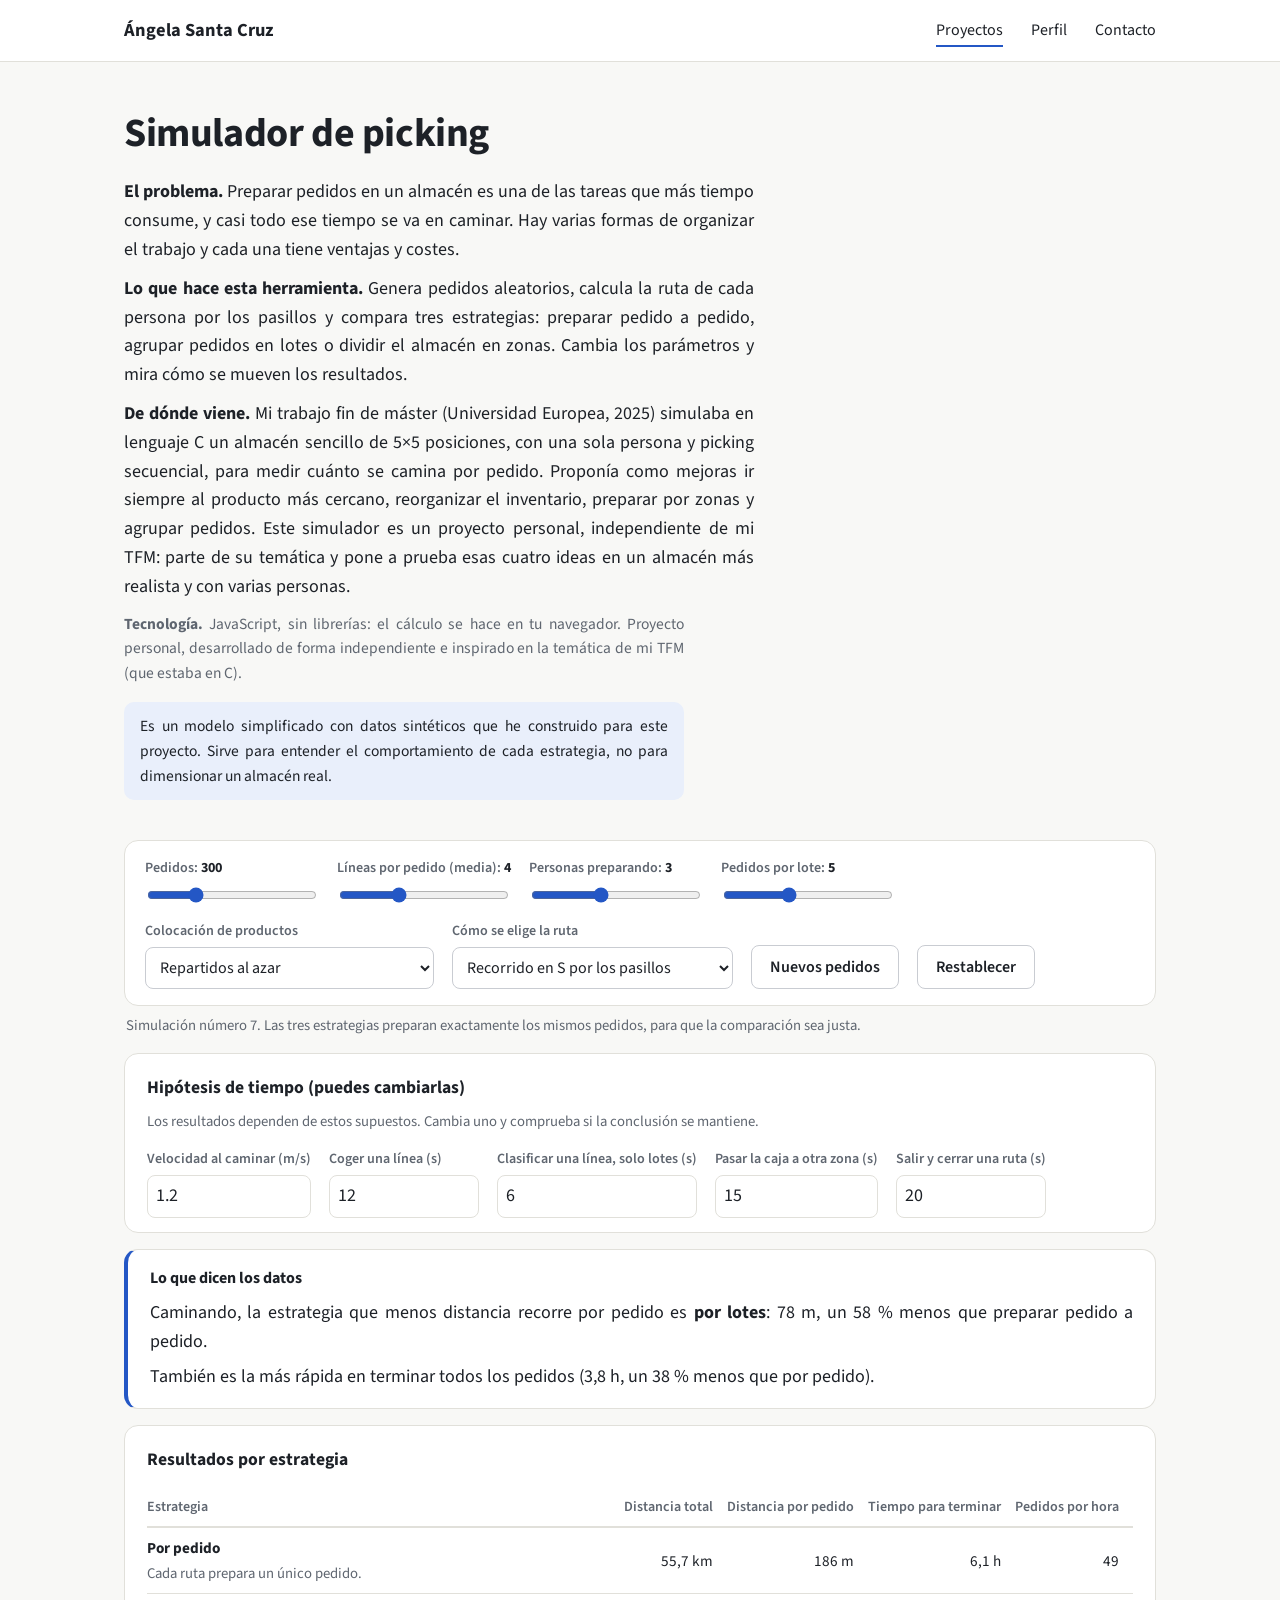
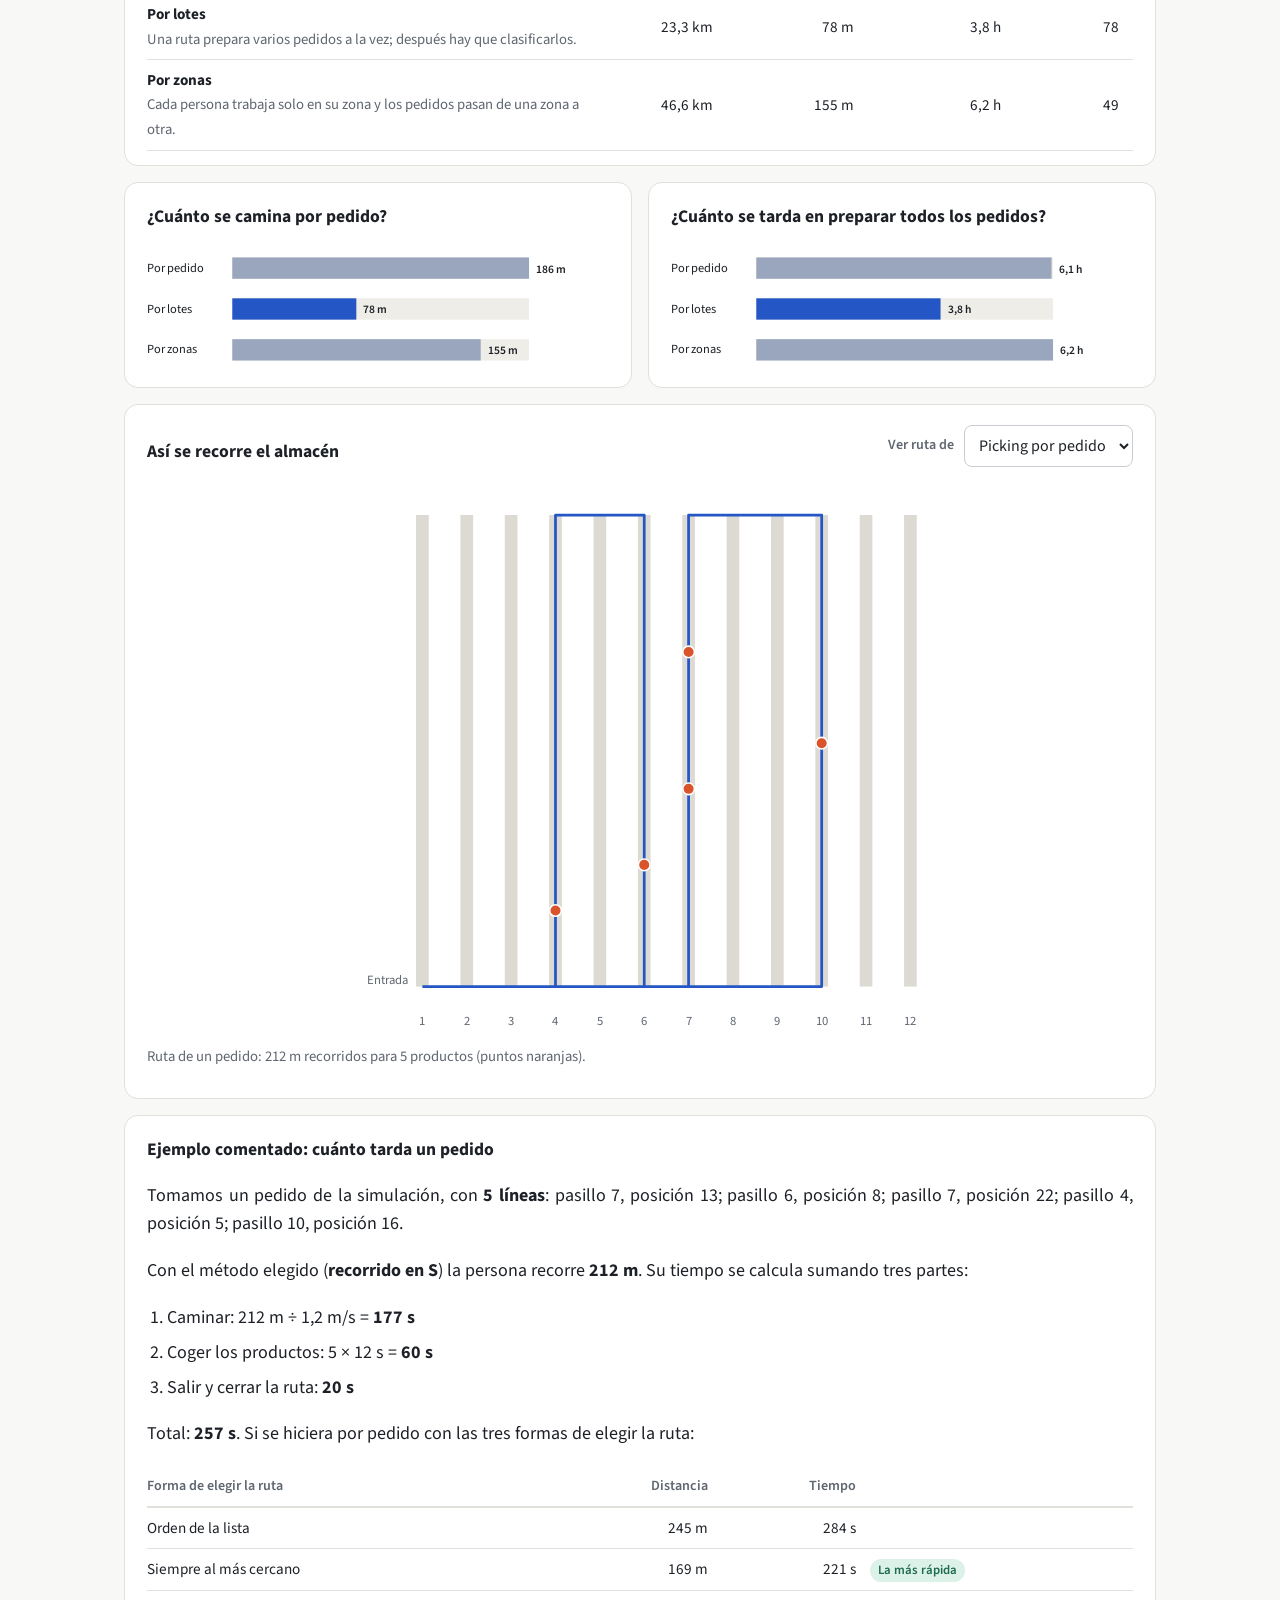
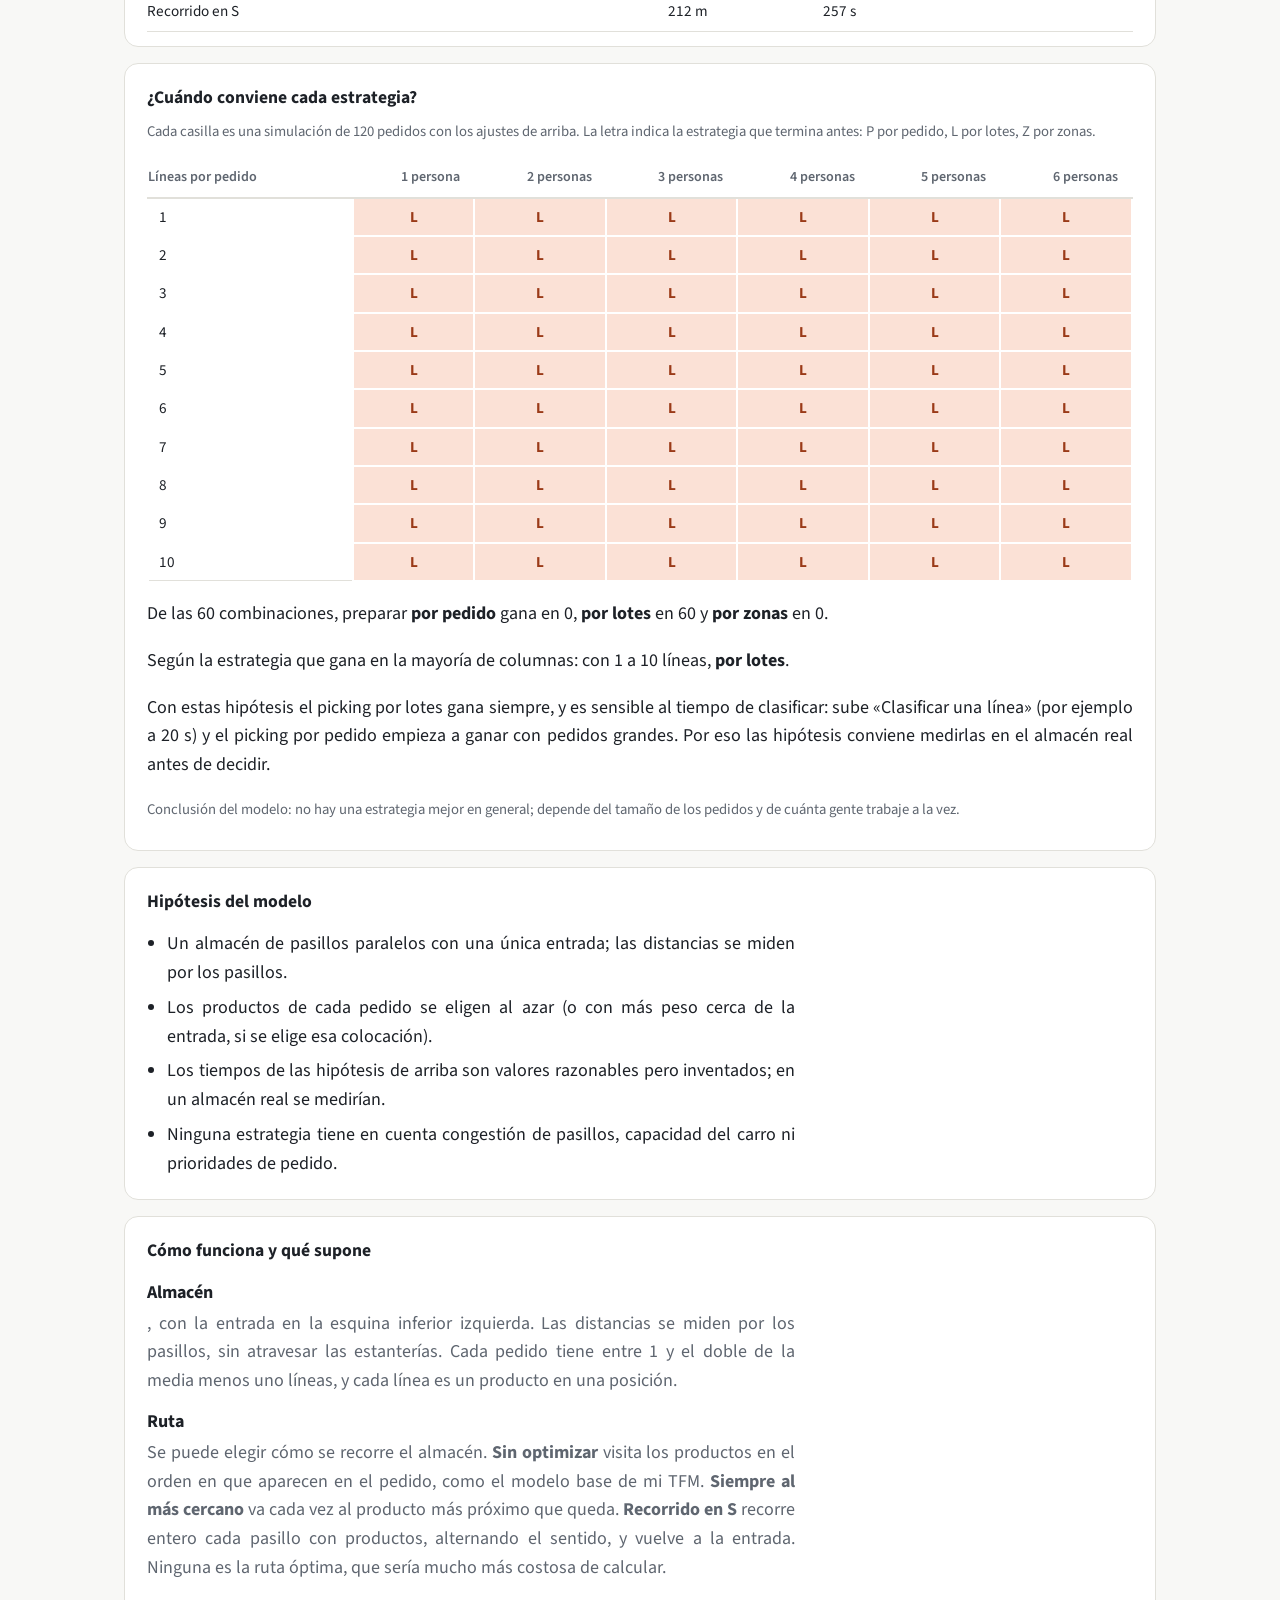
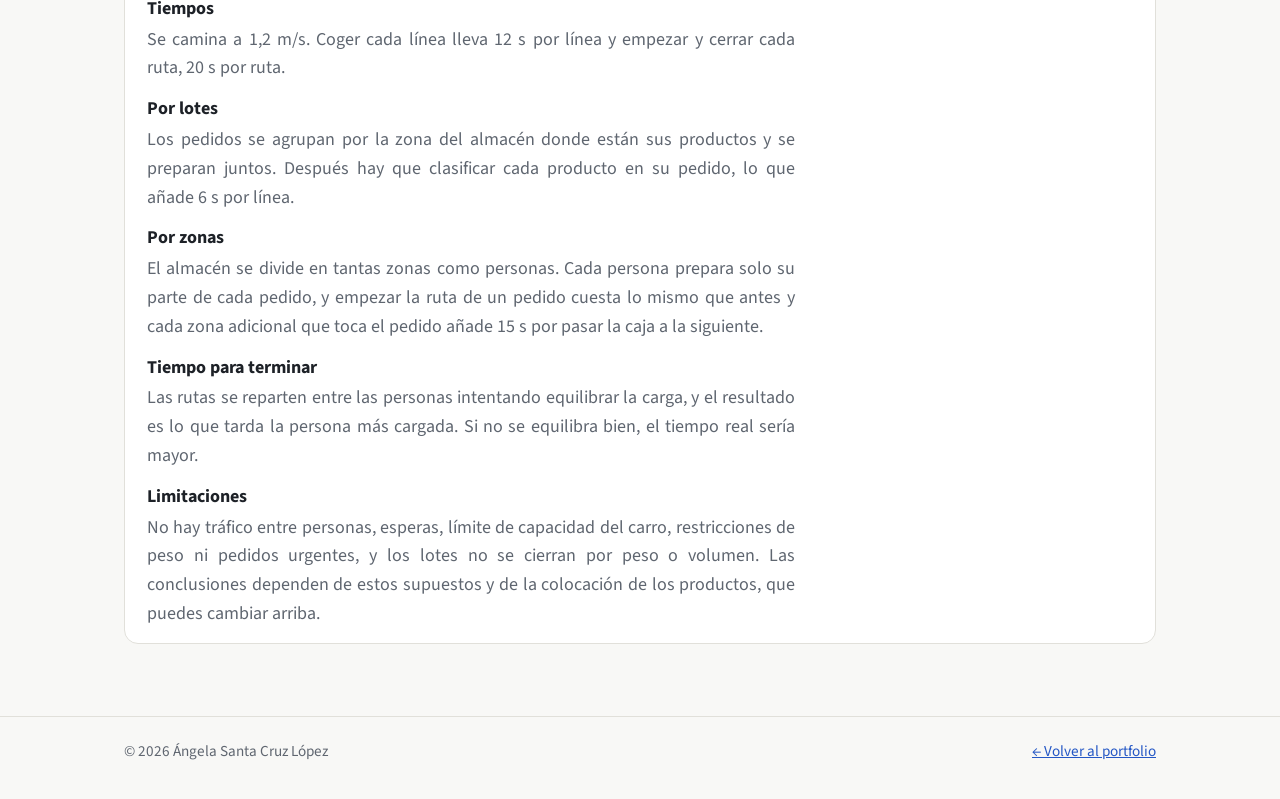
<file: picking.html>
<!doctype html>
<html lang="es">
<head>
  <meta charset="utf-8">
  <meta name="viewport" content="width=device-width, initial-scale=1">
  <title>Simulador de picking · Ángela Santa Cruz</title>
  <meta name="description" content="Simulador interactivo que compara estrategias de preparación de pedidos en almacén (por pedido, por lotes y por zonas) con datos sintéticos.">
  <link rel="preconnect" href="https://fonts.googleapis.com">
  <link rel="preconnect" href="https://fonts.gstatic.com" crossorigin>
  <link href="https://fonts.googleapis.com/css2?family=Source+Sans+3:wght@400;600;700&display=swap" rel="stylesheet">
  <link rel="stylesheet" href="style.css">
</head>
<body>

<header class="top">
  <div class="wrap">
    <a class="brand" href="index.html">Ángela Santa Cruz</a>
    <nav>
      <a href="index.html#proyectos" aria-current="page">Proyectos</a>
      <a href="index.html#perfil">Perfil</a>
      <a href="index.html#contacto">Contacto</a>
    </nav>
  </div>
</header>

<main>
  <div class="wrap">
    <section class="page-head">
      <h1>Simulador de picking</h1>
      <p><b>El problema.</b> Preparar pedidos en un almacén es una de las tareas que más tiempo consume, y casi todo ese tiempo se va en caminar. Hay varias formas de organizar el trabajo y cada una tiene ventajas y costes.</p>
      <p><b>Lo que hace esta herramienta.</b> Genera pedidos aleatorios, calcula la ruta de cada persona por los pasillos y compara tres estrategias: preparar pedido a pedido, agrupar pedidos en lotes o dividir el almacén en zonas. Cambia los parámetros y mira cómo se mueven los resultados.</p>
      <p><b>De dónde viene.</b> Mi trabajo fin de máster (Universidad Europea, 2025) simulaba en lenguaje C un almacén sencillo de 5×5 posiciones, con una sola persona y picking secuencial, para medir cuánto se camina por pedido. Proponía como mejoras ir siempre al producto más cercano, reorganizar el inventario, preparar por zonas y agrupar pedidos. Este simulador es un proyecto personal, independiente de mi TFM: parte de su temática y pone a prueba esas cuatro ideas en un almacén más realista y con varias personas.</p>
      <p class="tech"><b>Tecnología.</b> JavaScript, sin librerías: el cálculo se hace en tu navegador. Proyecto personal, desarrollado de forma independiente e inspirado en la temática de mi TFM (que estaba en C).</p>
      <p class="notice">Es un modelo simplificado con datos sintéticos que he construido para este proyecto. Sirve para entender el comportamiento de cada estrategia, no para dimensionar un almacén real.</p>
    </section>

    <div class="filters" role="group" aria-label="Parámetros de la simulación">
      <div class="field"><label for="p-orders">Pedidos: <b id="o-orders"></b></label><input type="range" id="p-orders" min="50" max="1000" step="50" value="300"></div>
      <div class="field"><label for="p-lines">Líneas por pedido (media): <b id="o-lines"></b></label><input type="range" id="p-lines" min="1" max="10" step="1" value="4"></div>
      <div class="field"><label for="p-pickers">Personas preparando: <b id="o-pickers"></b></label><input type="range" id="p-pickers" min="1" max="6" step="1" value="3"></div>
      <div class="field"><label for="p-batch">Pedidos por lote: <b id="o-batch"></b></label><input type="range" id="p-batch" min="2" max="10" step="1" value="5"></div>
      <div class="field"><label for="p-layout">Colocación de productos</label>
        <select id="p-layout">
          <option value="random">Repartidos al azar</option>
          <option value="abc">Los más pedidos, cerca de la entrada</option>
        </select>
      </div>
      <div class="field"><label for="p-route">Cómo se elige la ruta</label>
        <select id="p-route">
          <option value="s">Recorrido en S por los pasillos</option>
          <option value="nn">Siempre al producto más cercano</option>
          <option value="list">Sin optimizar: en el orden de la lista</option>
        </select>
      </div>
      <button class="btn" id="again" type="button">Nuevos pedidos</button>
      <button class="btn" id="reset" type="button">Restablecer</button>
    </div>
    <p class="muted small" style="margin:8px 2px 0">Simulación número <span id="seed"></span>. Las tres estrategias preparan exactamente los mismos pedidos, para que la comparación sea justa.</p>


    <section class="panel" style="margin-top:16px">
      <h3>Hipótesis de tiempo (puedes cambiarlas)</h3>
      <p class="muted small" style="margin-top:-6px">Los resultados dependen de estos supuestos. Cambia uno y comprueba si la conclusión se mantiene.</p>
      <div class="filters flat" role="group" aria-label="Hipótesis de tiempo">
        <div class="field"><label for="h-speed">Velocidad al caminar (m/s)</label><input type="number" id="h-speed" min="0.5" max="2.5" step="0.1" value="1.2"></div>
        <div class="field"><label for="h-pick">Coger una línea (s)</label><input type="number" id="h-pick" min="1" max="60" step="1" value="12"></div>
        <div class="field"><label for="h-sort">Clasificar una línea, solo lotes (s)</label><input type="number" id="h-sort" min="0" max="60" step="1" value="6"></div>
        <div class="field"><label for="h-consol">Pasar la caja a otra zona (s)</label><input type="number" id="h-consol" min="0" max="120" step="1" value="15"></div>
        <div class="field"><label for="h-trip">Salir y cerrar una ruta (s)</label><input type="number" id="h-trip" min="0" max="120" step="1" value="20"></div>
      </div>
    </section>

    <div class="insight" id="insights" aria-live="polite"></div>

    <section class="panel" style="margin-top:16px">
      <h3>Resultados por estrategia</h3>
      <div class="table-wrap">
        <table>
          <thead>
            <tr><th>Estrategia</th><th class="num">Distancia total</th><th class="num">Distancia por pedido</th><th class="num">Tiempo para terminar</th><th class="num">Pedidos por hora</th></tr>
          </thead>
          <tbody id="tbody"></tbody>
        </table>
      </div>
    </section>

    <div class="charts">
      <section class="panel">
        <h3>¿Cuánto se camina por pedido?</h3>
        <div id="c-dist"></div>
      </section>
      <section class="panel">
        <h3>¿Cuánto se tarda en preparar todos los pedidos?</h3>
        <div id="c-time"></div>
      </section>
    </div>

    <section class="panel" style="margin-top:16px">
      <div class="panel-head">
        <h3>Así se recorre el almacén</h3>
        <div class="field inline">
          <label for="p-view">Ver ruta de</label>
          <select id="p-view">
            <option value="single">Picking por pedido</option>
            <option value="batch">Picking por lotes</option>
            <option value="zone">Picking por zonas</option>
          </select>
        </div>
      </div>
      <div id="c-map" class="map"></div>
      <p class="muted small" id="map-note"></p>
    </section>


    <section class="panel" style="margin-top:16px">
      <h3>Ejemplo comentado: cuánto tarda un pedido</h3>
      <div id="ex-text"></div>
      <div class="table-wrap"><table><thead><tr><th>Forma de elegir la ruta</th><th class="num">Distancia</th><th class="num">Tiempo</th><th></th></tr></thead><tbody id="ex-rows"></tbody></table></div>
    </section>

    <section class="panel" style="margin-top:16px">
      <h3>¿Cuándo conviene cada estrategia?</h3>
      <p class="muted small" style="margin-top:-6px">Cada casilla es una simulación de 120 pedidos con los ajustes de arriba. La letra indica la estrategia que termina antes: P por pedido, L por lotes, Z por zonas.</p>
      <div class="table-wrap"><div id="c-decision"></div></div>
      <div id="decision-text" style="margin-top:12px"></div>
      <p class="muted small">Conclusión del modelo: no hay una estrategia mejor en general; depende del tamaño de los pedidos y de cuánta gente trabaje a la vez.</p>
    </section>

    <section class="panel" style="margin-top:16px">
      <h3>Hipótesis del modelo</h3>
      <ul class="prose-list">
        <li>Un almacén de pasillos paralelos con una única entrada; las distancias se miden por los pasillos.</li>
        <li>Los productos de cada pedido se eligen al azar (o con más peso cerca de la entrada, si se elige esa colocación).</li>
        <li>Los tiempos de las hipótesis de arriba son valores razonables pero inventados; en un almacén real se medirían.</li>
        <li>Ninguna estrategia tiene en cuenta congestión de pasillos, capacidad del carro ni prioridades de pedido.</li>
      </ul>
    </section>

    <section class="panel method" style="margin-top:16px">
      <h3>Cómo funciona y qué supone</h3>
      <dl>
        <dt>Almacén</dt>
        <dd><span id="a-layout"></span>, con la entrada en la esquina inferior izquierda. Las distancias se miden por los pasillos, sin atravesar las estanterías. Cada pedido tiene entre 1 y el doble de la media menos uno líneas, y cada línea es un producto en una posición.</dd>
        <dt>Ruta</dt>
        <dd>Se puede elegir cómo se recorre el almacén. <b>Sin optimizar</b> visita los productos en el orden en que aparecen en el pedido, como el modelo base de mi TFM. <b>Siempre al más cercano</b> va cada vez al producto más próximo que queda. <b>Recorrido en S</b> recorre entero cada pasillo con productos, alternando el sentido, y vuelve a la entrada. Ninguna es la ruta óptima, que sería mucho más costosa de calcular.</dd>
        <dt>Tiempos</dt>
        <dd>Se camina a <span id="a-speed"></span>. Coger cada línea lleva <span id="a-pick"></span> y empezar y cerrar cada ruta, <span id="a-trip"></span>.</dd>
        <dt>Por lotes</dt>
        <dd>Los pedidos se agrupan por la zona del almacén donde están sus productos y se preparan juntos. Después hay que clasificar cada producto en su pedido, lo que añade <span id="a-sort"></span>.</dd>
        <dt>Por zonas</dt>
        <dd>El almacén se divide en tantas zonas como personas. Cada persona prepara solo su parte de cada pedido, y empezar la ruta de un pedido cuesta lo mismo que antes y cada zona adicional que toca el pedido añade <span id="a-consol"></span> por pasar la caja a la siguiente.</dd>
        <dt>Tiempo para terminar</dt>
        <dd>Las rutas se reparten entre las personas intentando equilibrar la carga, y el resultado es lo que tarda la persona más cargada. Si no se equilibra bien, el tiempo real sería mayor.</dd>
        <dt>Limitaciones</dt>
        <dd>No hay tráfico entre personas, esperas, límite de capacidad del carro, restricciones de peso ni pedidos urgentes, y los lotes no se cierran por peso o volumen. Las conclusiones dependen de estos supuestos y de la colocación de los productos, que puedes cambiar arriba.</dd>
      </dl>
    </section>
  </div>
</main>

<footer>
  <div class="wrap">
    <p>© 2026 Ángela Santa Cruz López</p>
    <p><a href="index.html">← Volver al portfolio</a></p>
  </div>
</footer>

<script src="picking.js"></script>
</body>
</html>
</file>
<file: style.css>
/* ============================================================
   Portfolio · Ángela Santa Cruz
   Sencillo y legible: una sola familia tipográfica, títulos en
   frase normal, tarjetas claras. El dashboard sigue el aspecto
   de un panel de análisis real.
   ============================================================ */

:root {
  --bg: #f8f8f6;
  --card: #ffffff;
  --ink: #1d2127;
  --muted: #5f6670;
  --rule: #e1e0da;
  --blue: #2457c5;
  --blue-soft: #e9effb;
  --orange: #d9532b;
  --font: "Source Sans 3", "Segoe UI", system-ui, -apple-system, Roboto, Arial, sans-serif;
}

* { box-sizing: border-box; }
html { scroll-behavior: smooth; }

body {
  margin: 0;
  background: var(--bg);
  color: var(--ink);
  font: 18px/1.6 var(--font);
  -webkit-font-smoothing: antialiased;
}

a { color: var(--blue); }
a:hover { text-decoration-thickness: 2px; }
::selection { background: var(--blue-soft); }

.wrap { max-width: 1080px; margin: 0 auto; padding: 0 24px; }
.narrow { max-width: 820px; }
.muted { color: var(--muted); }

/* ---------- Cabecera ---------- */
.top { background: var(--card); border-bottom: 1px solid var(--rule); }
.top .wrap {
  display: flex; align-items: center; justify-content: space-between;
  gap: 20px; flex-wrap: wrap; padding-top: 16px; padding-bottom: 16px;
}
.brand { font-weight: 700; font-size: 1.15rem; color: var(--ink); text-decoration: none; }
.top nav a {
  color: var(--ink); text-decoration: none; margin-left: 24px; font-size: 1rem;
  padding: 4px 0; border-bottom: 2px solid transparent;
}
.top nav a:hover, .top nav a[aria-current] { border-bottom-color: var(--blue); }

/* ---------- Botones ---------- */
.btn {
  display: inline-block; font: 600 1rem var(--font); text-decoration: none;
  padding: 10px 18px; border-radius: 8px; border: 1px solid #c9ccd2;
  background: var(--card); color: var(--ink); cursor: pointer;
}
.btn:hover { border-color: var(--ink); }
.btn.primary { background: var(--blue); border-color: var(--blue); color: #fff; }
.btn.primary:hover { background: #1b45a0; border-color: #1b45a0; }
.btn:focus-visible, .field input:focus, .field select:focus { outline: 3px solid #9db8ee; outline-offset: 1px; }
.btn-row { display: flex; gap: 12px; flex-wrap: wrap; margin-top: 22px; }

/* ---------- Presentación ---------- */
.intro { display: flex; gap: 40px; align-items: center; padding: 64px 0 24px; }
.photo { width: 190px; height: 230px; object-fit: cover; border-radius: 14px; flex: none; background: var(--rule); }
.intro h1 { font-size: clamp(2.2rem, 5vw, 3rem); line-height: 1.1; margin: 0 0 14px; font-weight: 700; letter-spacing: -.01em; }
.intro .role { font-size: 1.15rem; font-weight: 600; color: var(--blue); margin: 0 0 16px; }
.intro .lead { font-size: 1.3rem; line-height: 1.5; margin: 0 0 14px; }
.intro p { margin: 0 0 12px; }

/* Texto justificado en presentación y perfil */
.intro .lead, .intro p:not(.role), .prose p { text-align: justify; hyphens: auto; -webkit-hyphens: auto; }

/* ---------- Secciones ---------- */
section.block { padding: 56px 0 0; }
section.block h2 { font-size: 1.6rem; line-height: 1.2; margin: 0 0 8px; font-weight: 700; }
section.block > .wrap > p.sub { margin: 0 0 24px; color: var(--muted); }

.card { background: var(--card); border: 1px solid var(--rule); border-radius: 14px; overflow: hidden; }
.card.featured { display: block; color: inherit; text-decoration: none; transition: box-shadow .15s, border-color .15s; }
.card.featured:hover { border-color: #b9bec8; box-shadow: 0 6px 24px rgba(20, 30, 50, .08); }
.card.featured img { display: block; width: 100%; height: auto; border-bottom: 1px solid var(--rule); }
.card .body { padding: 22px 26px 26px; }
.card h3 { font-size: 1.35rem; margin: 0 0 6px; font-weight: 700; }
.card p { margin: 0 0 10px; }
.card .more { color: var(--blue); font-weight: 600; }
.card .tools { color: var(--muted); font-size: .95rem; margin: 0; }

.grid-2 { display: grid; grid-template-columns: 1fr 1fr; gap: 16px; margin-top: 16px; }
.card.soon { background: transparent; border-style: dashed; border-color: #c4c7ce; }
.card.soon .body { padding: 20px 24px; }
.card.soon h3 { font-size: 1.15rem; }
.badge { display: inline-block; font-size: .85rem; font-weight: 600; color: var(--muted); background: #ecebe6; border-radius: 999px; padding: 2px 10px; margin-bottom: 8px; }

.prose p { margin: 0 0 14px; max-width: 64ch; }
.contact-list { padding-left: 20px; margin: 10px 0 0; }
.contact-list li { margin: 4px 0; }

footer { margin-top: 72px; border-top: 1px solid var(--rule); padding: 22px 0 36px; color: var(--muted); font-size: .95rem; }
footer .wrap { display: flex; justify-content: space-between; gap: 16px; flex-wrap: wrap; }
footer p { margin: 0; }

/* ============================================================
   DASHBOARD
   ============================================================ */
.page-head { padding: 40px 0 8px; }
.page-head h1 { font-size: clamp(1.9rem, 4vw, 2.5rem); margin: 0 0 12px; font-weight: 700; letter-spacing: -.01em; }
.page-head p { max-width: 70ch; margin: 0 0 10px; }
.notice { background: var(--blue-soft); border-radius: 10px; padding: 12px 16px; font-size: .97rem; max-width: 70ch; margin-top: 16px !important; }

.filters {
  display: flex; flex-wrap: wrap; gap: 14px 18px; align-items: flex-end;
  padding: 16px 20px; margin-top: 22px;
  background: var(--card); border: 1px solid var(--rule); border-radius: 14px;
}
.field { display: flex; flex-direction: column; gap: 4px; }
.field label { font-size: .88rem; font-weight: 600; color: var(--muted); }
.field input, .field select {
  font: 1rem var(--font); color: var(--ink); background: #fff;
  border: 1px solid #c9ccd2; border-radius: 8px; padding: 8px 10px; min-width: 150px;
}

.kpis { display: grid; grid-template-columns: repeat(4, 1fr); gap: 16px; margin-top: 16px; }
.kpi { background: var(--card); border: 1px solid var(--rule); border-radius: 14px; padding: 18px 20px; }
.kpi b { display: block; font-size: clamp(1.7rem, 3vw, 2.3rem); font-weight: 700; line-height: 1.1; font-variant-numeric: tabular-nums; }
.kpi span { display: block; margin-top: 6px; font-size: .95rem; color: var(--muted); }

.insight { margin-top: 16px; background: var(--card); border: 1px solid var(--rule); border-left: 4px solid var(--blue); border-radius: 14px; padding: 16px 22px; }
.insight h3 { margin: 0 0 8px; font-size: 1rem; }
.insight p { margin: 0 0 6px; }
.insight p:last-child { margin: 0; }

.charts { display: grid; grid-template-columns: 1fr 1fr; gap: 16px; margin-top: 16px; }
.panel { background: var(--card); border: 1px solid var(--rule); border-radius: 14px; padding: 20px 22px 14px; }
.panel.wide { grid-column: 1 / -1; }
.panel h3 { font-size: 1.1rem; margin: 0 0 14px; font-weight: 700; }
.panel svg { width: 100%; height: auto; display: block; overflow: visible; }
.empty { padding: 40px 0; color: var(--muted); font-style: italic; }

svg .tick { font: 12px var(--font); fill: var(--muted); }
svg .lab { font: 14px var(--font); fill: var(--ink); }
svg .val { font: 600 13px var(--font); fill: var(--ink); }
svg .grid { stroke: #e7e6e1; stroke-width: 1; }
svg .line { fill: none; stroke: var(--blue); stroke-width: 2.5; stroke-linejoin: round; }
svg .dot { fill: #fff; stroke: var(--blue); stroke-width: 2.5; }
svg .dot:hover { fill: var(--blue); }
svg .track { fill: #eeede8; }
svg .bar { fill: var(--blue); }
svg .bar.worst { fill: var(--orange); }
svg .avg { stroke: var(--ink); stroke-dasharray: 3 3; stroke-width: 1; }
svg .cell-t { font: 600 13px var(--font); }

.table-wrap { overflow-x: auto; }
table { border-collapse: collapse; width: 100%; font-size: .95rem; font-variant-numeric: tabular-nums; }
th { text-align: left; font-weight: 600; color: var(--muted); font-size: .88rem; padding: 8px 14px 8px 0; border-bottom: 2px solid var(--rule); white-space: nowrap; }
td { padding: 8px 14px 8px 0; border-bottom: 1px solid var(--rule); white-space: nowrap; }
td.num, th.num { text-align: right; }
td.late { color: var(--orange); font-weight: 600; }
.table-actions { display: flex; gap: 12px; flex-wrap: wrap; margin: 16px 0 6px; }
.count { color: var(--muted); font-weight: 400; font-size: .95rem; margin-left: 8px; }

.method dl { margin: 0; }
.method dt { font-weight: 700; margin-top: 12px; }
.method dd { margin: 2px 0 0; color: var(--muted); max-width: 72ch; }

/* ---------- Móvil ---------- */
@media (max-width: 800px) {
  body { font-size: 17px; }
  .intro { flex-direction: column; align-items: flex-start; gap: 22px; padding-top: 36px; }
  .photo { width: 140px; height: 170px; }
  .grid-2, .charts { grid-template-columns: 1fr; }
  .kpis { grid-template-columns: 1fr 1fr; }
  .top nav a { margin: 0 18px 0 0; }
}

/* ============================================================
   Elementos añadidos para los proyectos 2 y 3
   ============================================================ */
.small { font-size: .9rem; }
.panel-head { display: flex; justify-content: space-between; align-items: flex-end; gap: 16px; flex-wrap: wrap; margin-bottom: 10px; }
.panel-head h3 { margin: 0; }
.field.inline { flex-direction: row; align-items: center; gap: 10px; }
.field.inline label { white-space: nowrap; }
.field input[type="range"] { min-width: 170px; padding: 0; accent-color: var(--blue); }
.field label b { color: var(--ink); }
.map { max-width: 600px; margin: 0 auto; }
svg .bar.base { fill: #9aa6bd; }

/* zona para soltar archivos */
.drop {
  display: block; margin-top: 22px; text-align: center; cursor: pointer;
  background: var(--card); border: 2px dashed #b9bec8; border-radius: 14px; padding: 30px 20px;
}
.drop:hover, .drop.over { border-color: var(--blue); background: var(--blue-soft); }
.drop b { font-size: 1.1rem; display: block; margin-bottom: 4px; }
.drop input { position: absolute; width: 1px; height: 1px; opacity: 0; }
.drop:focus-within { outline: 3px solid #9db8ee; outline-offset: 2px; }

.file-list { list-style: none; padding: 0; margin: 12px 0 0; }
.file-list li { display: flex; justify-content: space-between; gap: 12px; padding: 8px 0; border-bottom: 1px solid var(--rule); font-size: .97rem; }
.file-list li.bad { color: var(--orange); }

.checks { list-style: none; padding: 0; margin: 0; }
.checks li { display: grid; grid-template-columns: 26px 1fr auto; gap: 10px; padding: 10px 0; border-bottom: 1px solid var(--rule); align-items: baseline; }
.checks .ico { font-weight: 700; }
.checks .ok .ico { color: #2a8a6a; }
.checks .warn .ico { color: #c08a1a; }
.checks .err .ico { color: var(--orange); }
.checks .n { font-variant-numeric: tabular-nums; font-weight: 600; }
.checks small { display: block; color: var(--muted); font-size: .9rem; }

.report-actions { display: flex; flex-wrap: wrap; gap: 12px; margin: 18px 0 4px; }
.hidden { display: none !important; }
td.wrap-cell { white-space: normal; min-width: 180px; }
.tag { display: inline-block; font-size: .8rem; font-weight: 600; padding: 1px 8px; border-radius: 999px; background: #ecebe6; }
.tag.err { background: #fbe4dc; color: #a23a18; }
.tag.warn { background: #f8efd5; color: #7a5710; }
.prose-list { margin: 8px 0 0; padding-left: 20px; max-width: 72ch; }
.prose-list li { margin: 6px 0; }

@media print {
  .top, footer, .filters, .drop, .report-actions, .no-print { display: none !important; }
  body { background: #fff; font-size: 14px; }
  .panel, .kpi, .insight { break-inside: avoid; border-color: #ccc; }
}

.grid-2 .card.featured img { aspect-ratio: 16 / 10; object-fit: cover; object-position: top left; }
.grid-2 .card.featured .body { padding: 18px 22px 22px; }
.kpis > * { min-width: 0; }
.kpi b { overflow-wrap: anywhere; }
@media (max-width: 800px) {
  .kpi b { font-size: 1.45rem; }
  .kpi { padding: 14px 14px; }
}

/* ---- Operations Intelligence: análisis ---- */
.tag.ok { background: #dcf1e8; color: #1d6b50; }
.chips { display: flex; flex-wrap: wrap; gap: 8px; margin: 18px 0 0; position: sticky; top: 0; z-index: 5; background: var(--bg); padding: 10px 0; border-bottom: 1px solid var(--rule); }
.chips a { text-decoration: none; padding: 4px 14px; border: 1px solid var(--rule); border-radius: 999px; background: var(--card); font-size: .95rem; color: var(--ink); }
.chips a:hover { border-color: var(--blue); color: var(--blue); }
.block { padding-top: 36px; scroll-margin-top: 56px; }
.block > h2 { font-size: 1.45rem; margin: 0 0 12px; letter-spacing: -.005em; }
.lead-p { max-width: 74ch; margin: 0 0 16px; text-align: justify; hyphens: auto; }
.tech { font-size: .97rem; color: var(--muted); max-width: 70ch; }
.small { font-size: .92rem; }
.findings { display: grid; grid-template-columns: repeat(2, 1fr); gap: 16px; }
.finding { background: var(--card); border: 1px solid var(--rule); border-radius: 14px; padding: 18px 22px; min-width: 0; }
.finding .lab { font-size: .8rem; font-weight: 600; text-transform: uppercase; letter-spacing: .06em; color: var(--muted); }
.finding b { display: block; font-size: 2rem; line-height: 1.2; color: var(--blue); font-variant-numeric: tabular-nums; }
.finding h3 { margin: 4px 0 6px; font-size: 1.05rem; }
.finding p { margin: 0; color: var(--muted); font-size: .98rem; }
pre.code { background: #1f2430; color: #e7e9ee; border-radius: 10px; padding: 14px 18px; overflow-x: auto; font: 14px/1.55 ui-monospace, "Cascadia Mono", Consolas, Menlo, monospace; margin: 8px 0 14px; }
pre.code code { font: inherit; }
code { font-family: ui-monospace, Consolas, Menlo, monospace; font-size: .9em; background: #ecebe6; padding: 1px 5px; border-radius: 4px; }
pre.code code { background: none; padding: 0; }
details.query { background: var(--card); border: 1px solid var(--rule); border-radius: 14px; padding: 4px 22px 14px; margin-bottom: 12px; }
details.query summary { cursor: pointer; font-weight: 700; padding: 12px 0; list-style-position: outside; }
details.query .qn { display: inline-block; width: 24px; height: 24px; line-height: 24px; text-align: center; border-radius: 50%; background: var(--blue-soft); color: var(--blue); font-size: .85rem; margin-right: 10px; }
#t-causes td, #t-causes th { padding-right: 10px; }
@media (max-width: 800px) { .findings { grid-template-columns: 1fr; } .chips { position: static; } }
.charts > *, .findings > * { min-width: 0; }
.charts { grid-template-columns: minmax(0,1fr) minmax(0,1fr); }
@media (max-width: 800px) { .charts { grid-template-columns: minmax(0,1fr); } }
.filters.flat { background: none; border: 0; padding: 0; box-shadow: none; margin: 0; }
.field input[type=number] { width: 100%; font: inherit; padding: 6px 8px; border: 1px solid var(--rule); border-radius: 8px; background: #fff; }
table.dmap td { text-align: center; font-weight: 700; padding: 6px 10px; border: 2px solid var(--card); }
table.dmap td:first-child { text-align: left; font-weight: 400; background: none; border-bottom: 1px solid var(--rule); }
table.dmap th { white-space: normal; }
td.w-single { background: #dbe6fa; color: #1b3f8f; }
td.w-batch { background: #fbe1d6; color: #9a3a18; }
td.w-zone { background: #d9efe5; color: #1d6b50; }
.vbadge { display: block; margin: 16px 0 0; padding: 10px 16px; border-radius: 10px; background: #dcf1e8; color: #14573f; text-decoration: none; font-size: .97rem; }
.vbadge span { text-decoration: underline; margin-left: 6px; white-space: nowrap; }
.vstrip { display: grid; grid-template-columns: repeat(4, minmax(0,1fr)); gap: 16px; margin: 0 0 18px; }
.vk { background: var(--card); border: 1px solid var(--rule); border-left: 4px solid #2a8a6a; border-radius: 14px; padding: 14px 18px; }
.vk b { display: block; font-size: 1.8rem; line-height: 1.2; font-variant-numeric: tabular-nums; }
.vk span { color: var(--muted); font-size: .93rem; }
.concl { background: var(--card); border: 1px solid var(--rule); border-radius: 14px; padding: 16px 22px 18px; margin-bottom: 14px; }
.concl h3 { margin: 0 0 10px; font-size: 1.1rem; }
.concl .qn { display: inline-block; width: 24px; height: 24px; line-height: 24px; text-align: center; border-radius: 50%; background: var(--blue-soft); color: var(--blue); font-size: .85rem; margin-right: 10px; }
.c3 { display: grid; grid-template-columns: repeat(3, minmax(0,1fr)); gap: 20px; }
.c3 b { font-size: .8rem; text-transform: uppercase; letter-spacing: .06em; color: var(--muted); }
.c3 p { margin: 4px 0 0; font-size: .98rem; }
@media (max-width: 800px) { .vstrip { grid-template-columns: repeat(2, minmax(0,1fr)); } .c3 { grid-template-columns: 1fr; gap: 12px; } }
.shots { display: grid; gap: 18px; }
.shots figure { margin: 0; background: var(--card); border: 1px solid var(--rule); border-radius: 14px; padding: 10px; }
.shots img { width: 100%; height: auto; display: block; border-radius: 8px; }
.shots figcaption { color: var(--muted); font-size: .95rem; padding: 8px 6px 2px; }

/* ---- Texto justificado en todo el sitio ---- */
main p, main dd, main figcaption, .prose-list li, .finding p, .c3 p, .insight p, .notice, .tech, .method dd, .card p, details.query p {
  text-align: justify; hyphens: auto; -webkit-hyphens: auto;
}
.kpi span, .vk span, .drop span, .drop b, .btn-row p, .field label, table p, .file-list li, .chips a, footer p, .brand, .lab { text-align: left; hyphens: manual; }
.drop, .drop * { text-align: center; }
</file>
